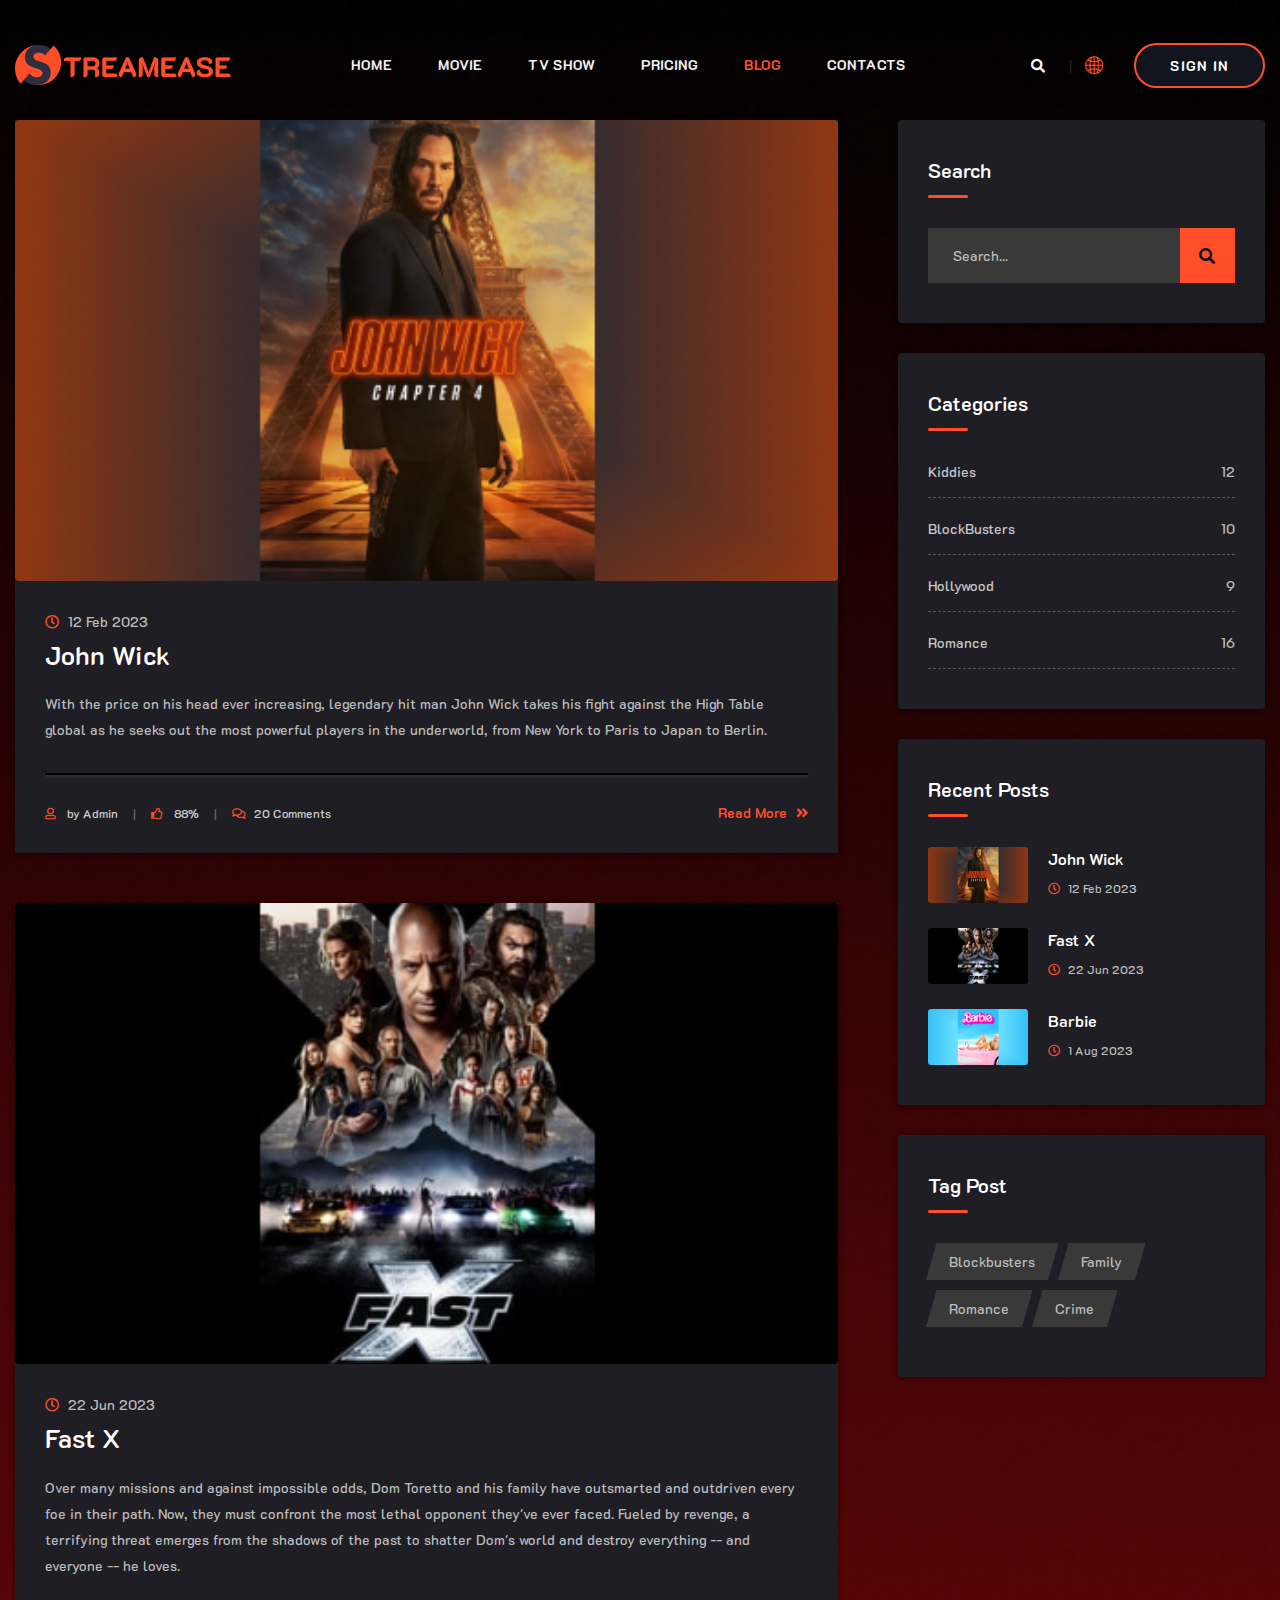
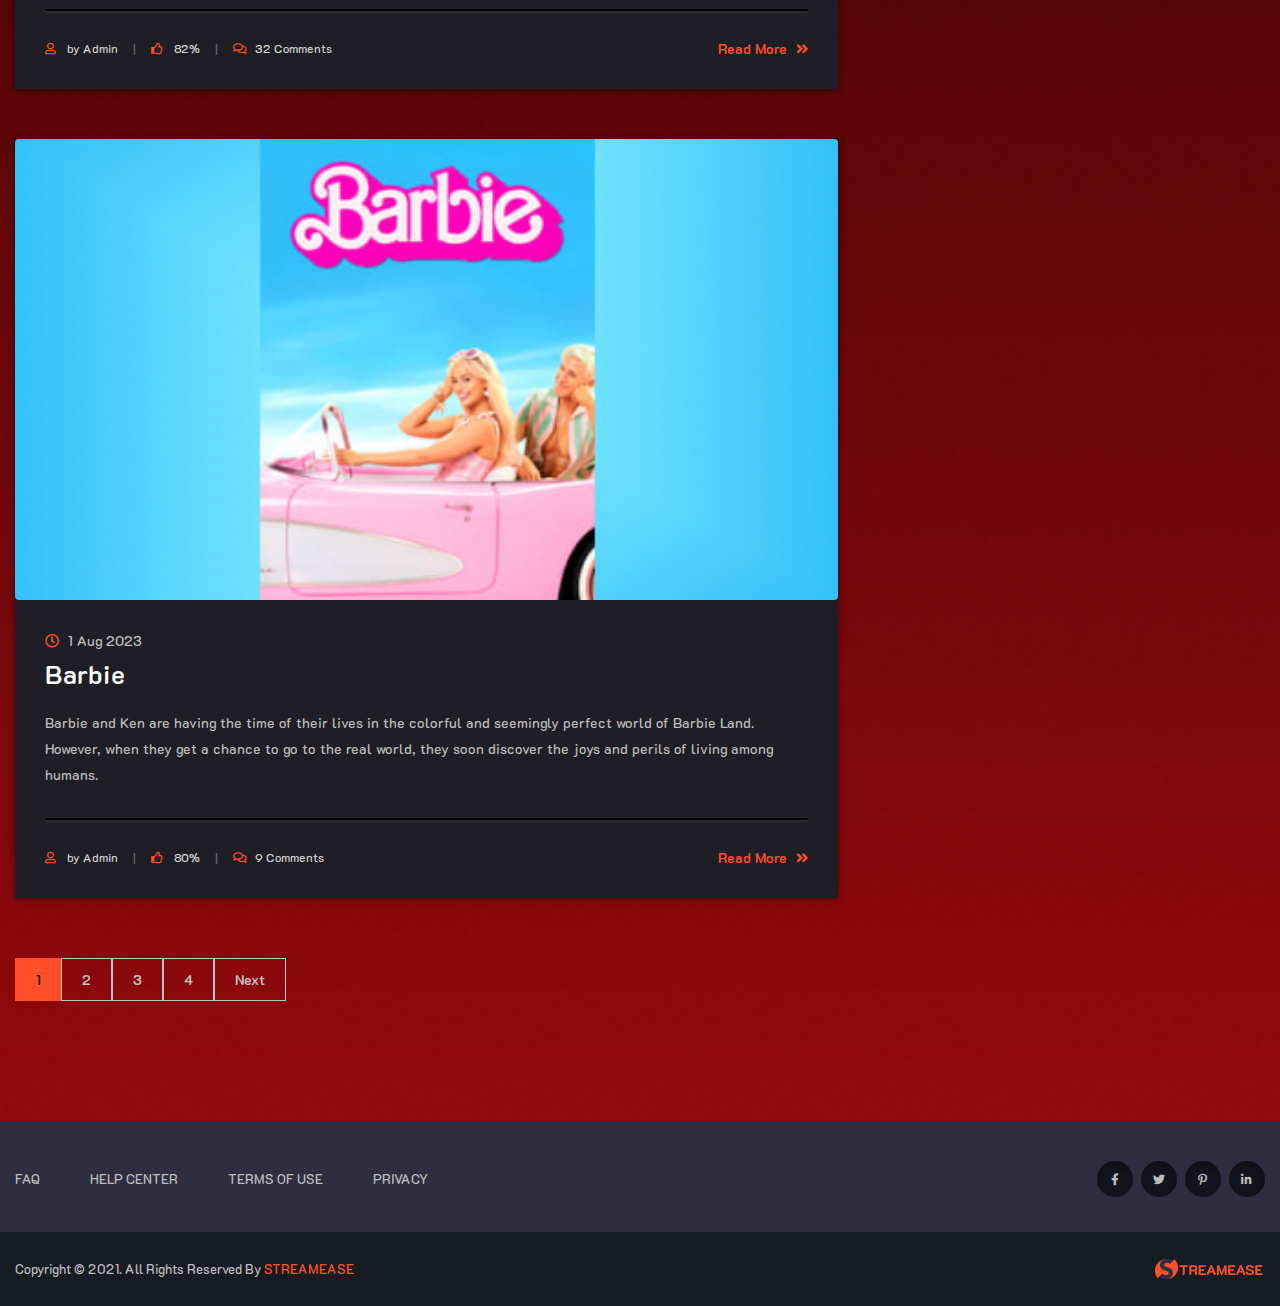
<file: blog.html>
<!doctype html>
<html class="no-js" lang="en">
    <head>
        <meta charset="utf-8">
        <meta http-equiv="x-ua-compatible" content="ie=edge">
        <title>StreamEase - Streaming made easy</title>
        <meta name="description" content="">
        <meta name="viewport" content="width=device-width, initial-scale=1">

		<link rel="shortcut icon" type="image/x-icon" href="img/favicon.png">

		<!-- CSS here -->
        <link rel="stylesheet" href="css/bootstrap.min.css">
        <link rel="stylesheet" href="css/animate.min.css">
        <link rel="stylesheet" href="css/magnific-popup.css">
        <link rel="stylesheet" href="css/fontawesome-all.min.css">
        <link rel="stylesheet" href="css/owl.carousel.min.css">
        <link rel="stylesheet" href="css/flaticon.css">
        <link rel="stylesheet" href="css/odometer.css">
        <link rel="stylesheet" href="css/aos.css">
        <link rel="stylesheet" href="css/slick.css">
        <link rel="stylesheet" href="css/default.css">
        <link rel="stylesheet" href="css/style.css">
        <link rel="stylesheet" href="css/responsive.css">
    </head>
    <body>

		<!-- Scroll-top -->
        <button class="scroll-top scroll-to-target" data-target="html">
            <i class="fas fa-angle-up"></i>
        </button>
        <!-- Scroll-top-end-->

        <!-- header-area -->
        <header>
            <div id="sticky-header" class="menu-area transparent-header">
                <div class="container custom-container">
                    <div class="row">
                        <div class="col-12">
                            <div class="mobile-nav-toggler"><i class="fas fa-bars"></i></div>
                            <div class="menu-wrap">
                                <nav class="menu-nav show">
                                    <div class="logo">
                                        <a href="index.html">
                                            <img src="img/logo/logo.png" alt="Logo">
                                        </a>
                                    </div>
                                    <div class="navbar-wrap main-menu d-none d-lg-flex">
                                        <ul class="navigation">
                                            <li class="menu-item-has-children"><a href="index.html">Home</a></li>
                                            <li class="menu-item-has-children"><a href="movie.html">Movie</a></li>
                                            <li><a href="tv-show.html">tv show</a></li>
                                            <li><a href="pricing.html">Pricing</a></li>
                                            <li class="active menu-item-has-children"><a href="blog.html">blog</a></li>
                                            <li><a href="contact.html">contacts</a></li>
                                        </ul>
                                    </div>
                                    <div class="header-action d-none d-md-block">
                                        <ul>
                                            <li class="header-search"><a href="#" data-toggle="modal" data-target="#search-modal"><i class="fas fa-search"></i></a></li>
                                            <li class="header-lang">
                                                <form action="#">
                                                    <div class="icon"><i class="flaticon-globe"></i></div>
                                                </form>
                                            </li>
                                            <li class="header-btn"><a href="#" class="btn">Sign In</a></li>
                                        </ul>
                                    </div>
                                </nav>
                            </div>

                            <!-- Mobile Menu  -->
                            <div class="mobile-menu">
                                <div class="close-btn"><i class="fas fa-times"></i></div>

                                <nav class="menu-box">
                                    <div class="nav-logo"><a href="index.html"><img src="img/logo/logo.png" alt="" title=""></a>
                                    </div>
                                    <div class="menu-outer">
                                    </div>
                                    <div class="social-links">
                                        <ul class="clearfix">
                                            <li><a href="#"><span class="fab fa-twitter"></span></a></li>
                                            <li><a href="#"><span class="fab fa-facebook-square"></span></a></li>
                                            <li><a href="#"><span class="fab fa-pinterest-p"></span></a></li>
                                            <li><a href="#"><span class="fab fa-instagram"></span></a></li>
                                            <li><a href="#"><span class="fab fa-youtube"></span></a></li>
                                        </ul>
                                    </div>
                                </nav>
                            </div>
                            <div class="menu-backdrop"></div>
                            <!-- End Mobile Menu -->

                            <!-- Modal Search -->
                            <div class="modal fade" id="search-modal" tabindex="-1" role="dialog" aria-hidden="true">
                                <div class="modal-dialog" role="document">
                                    <div class="modal-content">
                                        <form>
                                            <input type="text" placeholder="Search here...">
                                            <button><i class="fas fa-search"></i></button>
                                        </form>
                                    </div>
                                </div>
                            </div>
                            <!-- Modal Search-end -->

                        </div>
                    </div>
                </div>
            </div>
        </header>
        <!-- header-area-end -->


        <!-- main-area -->
        <main>
            <!-- blog-area -->
            <section class="blog-area blog-bg" data-background="img/bg/pricing_bg.jpg">
                <div class="container">
                    <div class="row">
                        <div class="col-lg-8">
                            <div class="blog-post-item">
                                <div class="blog-post-thumb">
                                    <a href="blog-details.html"><img src="img/blog/blog_thumb01.jpg" style="width: 100%;"></a>
                                </div>
                                <div class="blog-post-content">
                                    <span class="date"><i class="far fa-clock"></i> 12 Feb 2023</span>
                                    <h2 class="title"><a href="blog-details.html">John Wick</a></h2>
                                    <p>With the price on his head ever increasing, 
                                        legendary hit man John Wick takes his fight against the High Table global 
                                        as he seeks out the most powerful players in the underworld, 
                                        from New York to Paris to Japan to Berlin.
                                    </p>
                                    <div class="blog-post-meta">
                                        <ul>
                                            <li><i class="far fa-user"></i> by <a href="#">Admin</a></li>
                                            <li><i class="far fa-thumbs-up"></i> 88%</li>
                                            <li><i class="far fa-comments"></i><a href="#">20 Comments</a></li>
                                        </ul>
                                        <div class="read-more">
                                            <a href="blog-details.html">Read More <i class="fas fa-angle-double-right"></i></a>
                                        </div>
                                    </div>
                                </div>
                            </div>
                            <div class="blog-post-item">
                                <div class="blog-post-thumb">
                                    <a href="blog-details2.html"><img src="img/blog/blog_thumb02.jpg" style="width: 100%;"></a>
                                </div>
                                <div class="blog-post-content">
                                    <span class="date"><i class="far fa-clock"></i> 22 Jun 2023</span>
                                    <h2 class="title"><a href="blog-details2.html">Fast X</a></h2>
                                    <p>Over many missions and against impossible odds, Dom Toretto and his family have outsmarted 
                                        and outdriven every foe in their path. Now, they must confront the most lethal opponent they've ever faced. 
                                        Fueled by revenge, a terrifying threat emerges 
                                        from the shadows of the past to shatter Dom's world and destroy everything -- and everyone -- he loves.
                                    </p>
                                    <div class="blog-post-meta">
                                        <ul>
                                            <li><i class="far fa-user"></i> by <a href="#">Admin</a></li>
                                            <li><i class="far fa-thumbs-up"></i> 82%</li>
                                            <li><i class="far fa-comments"></i><a href="#">32 Comments</a></li>
                                        </ul>
                                        <div class="read-more">
                                            <a href="blog-details2.html">Read More <i class="fas fa-angle-double-right"></i></a>
                                        </div>
                                    </div>
                                </div>
                            </div>
                            <div class="blog-post-item">
                                <div class="blog-post-thumb">
                                    <a href="blog-details3.html"><img src="img/blog/blog_thumb03.jpg" style="width: 100%;"></a>
                                </div>
                                <div class="blog-post-content">
                                    <span class="date"><i class="far fa-clock"></i> 1 Aug 2023</span>
                                    <h2 class="title"><a href="blog-details3.html">Barbie</a></h2>
                                    <p>Barbie and Ken are having the time of their lives in the colorful and seemingly perfect world of Barbie Land. 
                                        However, when they get a chance to go to the real world, 
                                        they soon discover the joys and perils of living among humans.
                                    </p>
                                    <div class="blog-post-meta">
                                        <ul>
                                            <li><i class="far fa-user"></i> by <a href="#">Admin</a></li>
                                            <li><i class="far fa-thumbs-up"></i> 80%</li>
                                            <li><i class="far fa-comments"></i><a href="#">9 Comments</a></li>
                                        </ul>
                                        <div class="read-more">
                                            <a href="blog-details3.html">Read More <i class="fas fa-angle-double-right"></i></a>
                                        </div>
                                    </div>
                                </div>
                            </div>
                            <div class="pagination-wrap mt-60">
                                <nav>
                                    <ul>
                                        <li class="active"><a href="#">1</a></li>
                                        <li><a href="#">2</a></li>
                                        <li><a href="#">3</a></li>
                                        <li><a href="#">4</a></li>
                                        <li><a href="#">Next</a></li>
                                    </ul>
                                </nav>
                            </div>
                        </div>
                        <div class="col-lg-4">
                            <aside class="blog-sidebar">
                                <div class="widget blog-widget">
                                    <div class="widget-title mb-30">
                                        <h5 class="title">Search</h5>
                                    </div>
                                    <form action="#" class="sidebar-search">
                                        <input type="text" placeholder="Search...">
                                        <button><i class="fas fa-search"></i></button>
                                    </form>
                                </div>
                                <div class="widget blog-widget">
                                    <div class="widget-title mb-30">
                                        <h5 class="title">Categories</h5>
                                    </div>
                                    <div class="sidebar-cat">
                                        <ul>
                                            <li><a href="#">Kiddies</a> <span>12</span></li>
                                            <li><a href="#">BlockBusters</a> <span>10</span></li>
                                            <li><a href="#">Hollywood</a> <span>9</span></li>
                                            <li><a href="#">Romance</a> <span>16</span></li>
                                        </ul>
                                    </div>
                                </div>
                                <div class="widget blog-widget">
                                    <div class="widget-title mb-30">
                                        <h5 class="title">Recent Posts</h5>
                                    </div>
                                    <div class="rc-post">
                                        <ul>
                                            <li class="rc-post-item">
                                                <div class="thumb">
                                                    <a href="blog-details.html"><img src="img/blog/blog_thumb01.jpg" style="width: 100%;"></a>
                                                </div>
                                                <div class="content">
                                                    <h5 class="title"><a href="blog-details.html">John Wick</a></h5>
                                                    <span class="date"><i class="far fa-clock"></i> 12 Feb 2023</span>
                                                </div>
                                            </li>
                                            <li class="rc-post-item">
                                                <div class="thumb">
                                                    <a href="blog-details2.html"><img src="img/blog/blog_thumb02.jpg" style="width: 100%;"></a>
                                                </div>
                                                <div class="content">
                                                    <h5 class="title"><a href="blog-details2.html">Fast X</a></h5>
                                                    <span class="date"><i class="far fa-clock"></i> 22 Jun 2023</span>
                                                </div>
                                            </li>
                                            <li class="rc-post-item">
                                                <div class="thumb">
                                                    <a href="blog-details3.html"><img src="img/blog/blog_thumb03.jpg" style="width: 100%;"></a>
                                                </div>
                                                <div class="content">
                                                    <h5 class="title"><a href="blog-details3.html">Barbie</a></h5>
                                                    <span class="date"><i class="far fa-clock"></i> 1 Aug 2023</span>
                                                </div>
                                            </li>
                                        </ul>
                                    </div>
                                </div>
                                <div class="widget blog-widget">
                                    <div class="widget-title mb-30">
                                        <h5 class="title">Tag Post</h5>
                                    </div>
                                    <div class="tag-list">
                                        <ul>
                                            <li><a href="#">Blockbusters</a></li>
                                            <li><a href="#">Family</a></li>
                                            <li><a href="#">Romance</a></li>
                                            <li><a href="#">Crime</a></li>
                                        </ul>
                                    </div>
                                </div>
                            </aside>
                        </div>
                    </div>
                </div>
            </section>
            <!-- blog-area-end -->
        </main>
        <!-- main-area-end -->


        <!-- footer-area -->
        <footer>
            <div class="footer-top-wrap">
                <div class="container">
                
                    <div class="footer-quick-link-wrap">
                        <div class="row align-items-center">
                            <div class="col-md-7">
                                <div class="quick-link-list">
                                    <ul>
                                        <li><a href="#">FAQ</a></li>
                                        <li><a href="#">Help Center</a></li>
                                        <li><a href="#">Terms of Use</a></li>
                                        <li><a href="#">Privacy</a></li>
                                    </ul>
                                </div>
                            </div>
                            <div class="col-md-5">
                                <div class="footer-social">
                                    <ul>
                                        <li><a href="#"><i class="fab fa-facebook-f"></i></a></li>
                                        <li><a href="#"><i class="fab fa-twitter"></i></a></li>
                                        <li><a href="#"><i class="fab fa-pinterest-p"></i></a></li>
                                        <li><a href="#"><i class="fab fa-linkedin-in"></i></a></li>
                                    </ul>
                                </div>
                            </div>
                        </div>
                    </div>
                </div>
            </div>
            <div class="copyright-wrap">
                <div class="container">
                    <div class="row">
                        <div class="col-lg-6 col-md-6">
                            <div class="copyright-text">
                                <p>Copyright &copy; 2021. All Rights Reserved By <a href="index.html">STREAMEASE</a></p>
                            </div>
                        </div>
                        <div class="col-lg-6 col-md-6">
                            <div class="payment-method-img text-center text-md-right">
                                <img src="img/logo/logo.png" alt="img" style="height: 20px;">
                            </div>
                        </div>
                    </div>
                </div>
            </div>
        </footer>
        <!-- footer-area-end -->





		<!-- JS here -->
        <script src="js/vendor/jquery-3.6.0.min.js"></script>
        <script src="js/popper.min.js"></script>
        <script src="js/bootstrap.min.js"></script>
        <script src="js/isotope.pkgd.min.js"></script>
        <script src="js/imagesloaded.pkgd.min.js"></script>
        <script src="js/jquery.magnific-popup.min.js"></script>
        <script src="js/owl.carousel.min.js"></script>
        <script src="js/jquery.odometer.min.js"></script>
        <script src="js/jquery.appear.js"></script>
        <script src="js/slick.min.js"></script>
        <script src="js/ajax-form.js"></script>
        <script src="js/wow.min.js"></script>
        <script src="js/aos.js"></script>
        <script src="js/plugins.js"></script>
        <script src="js/main.js"></script>
    </body>

<!-- Mirrored from themebeyond.com/html/movflx/blog.html by HTTrack Website Copier/3.x [XR&CO'2014], Wed, 09 Aug 2023 14:12:36 GMT -->
</html>
</file>
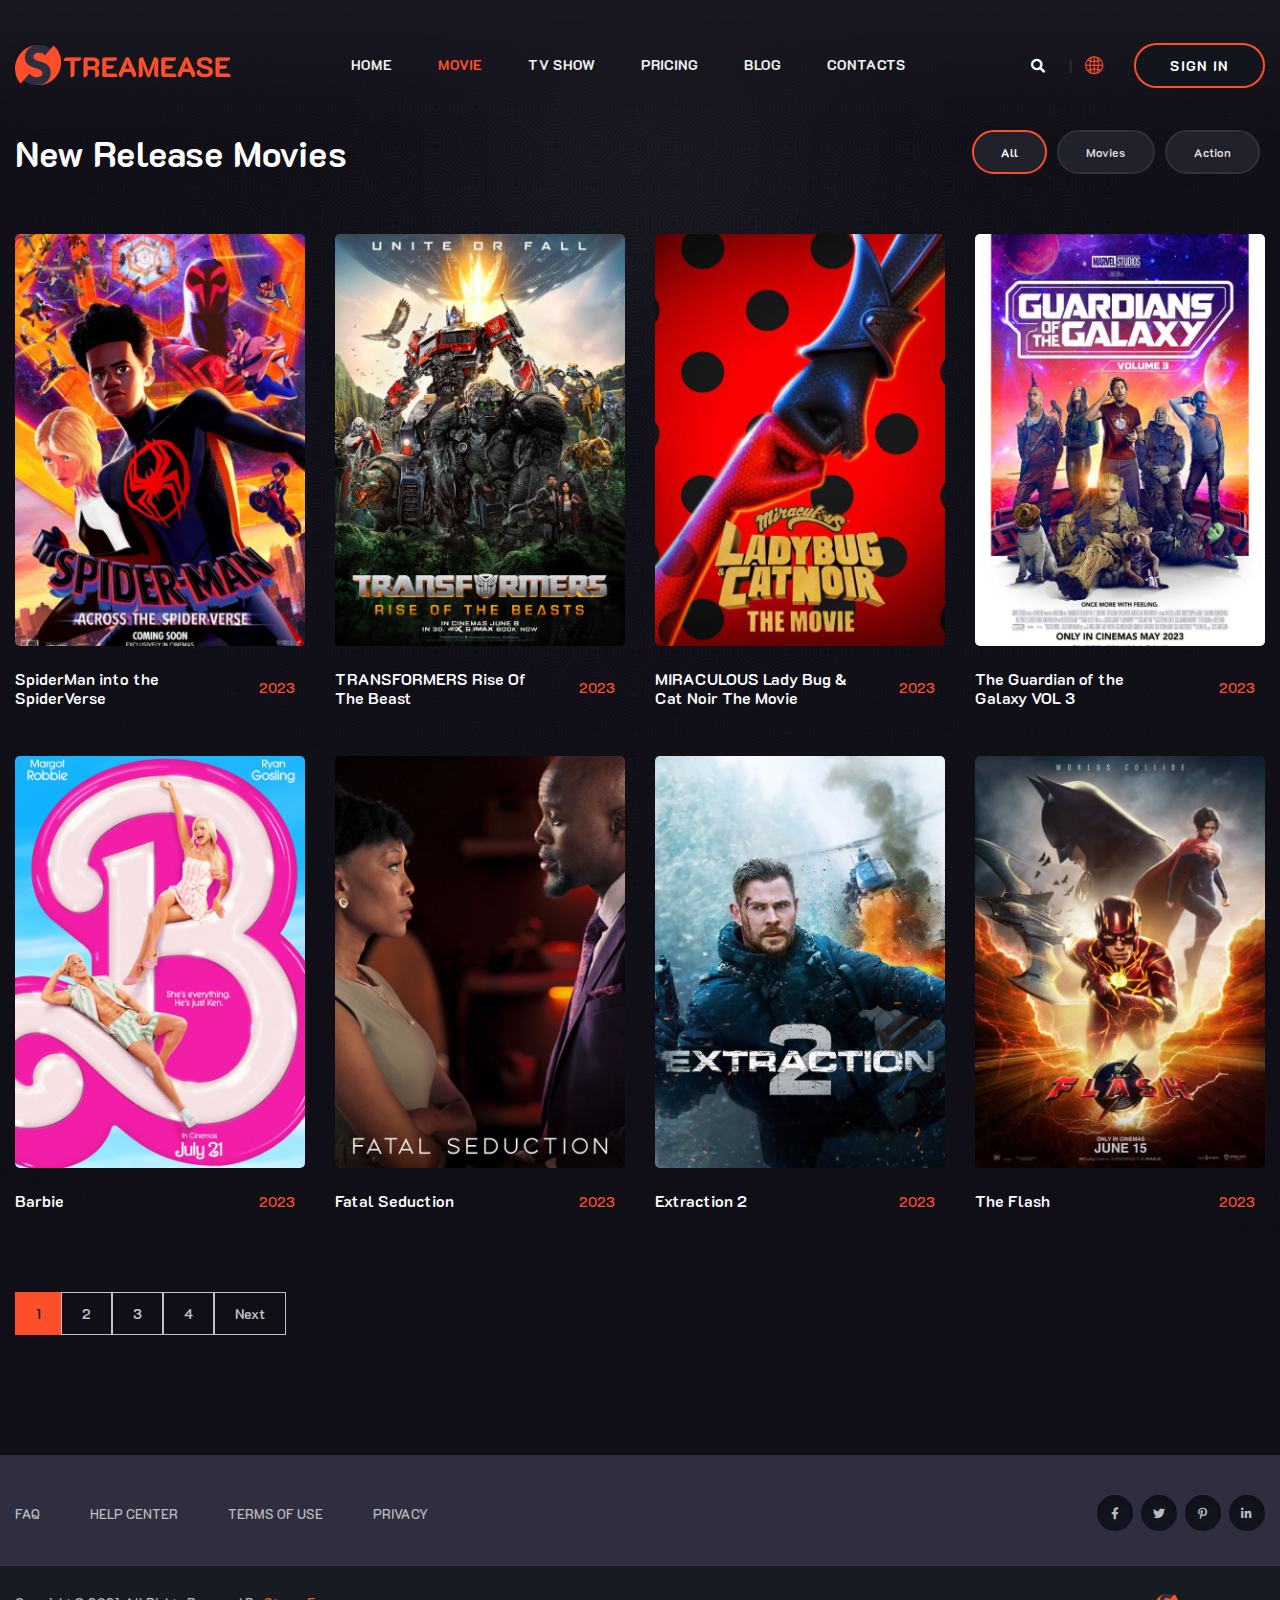
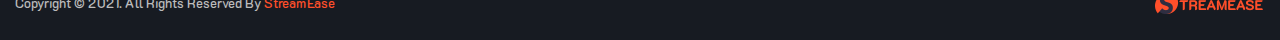
<file: movie.html>
<!doctype html>
<html class="no-js" lang="">
    
<!-- Mirrored from themebeyond.com/html/movflx/movie.html by HTTrack Website Copier/3.x [XR&CO'2014], Wed, 09 Aug 2023 14:12:32 GMT -->
<head>
        <meta charset="utf-8">
        <meta http-equiv="x-ua-compatible" content="ie=edge">
        <title>StreamEase - Streaming made easy</title>
        <meta name="description" content="">
        <meta name="viewport" content="width=device-width, initial-scale=1">

		<link rel="shortcut icon" type="image/x-icon" href="img/favicon.png">
        <!-- Place favicon.ico in the root directory -->

		<!-- CSS here -->
        <link rel="stylesheet" href="css/bootstrap.min.css">
        <link rel="stylesheet" href="css/animate.min.css">
        <link rel="stylesheet" href="css/magnific-popup.css">
        <link rel="stylesheet" href="css/fontawesome-all.min.css">
        <link rel="stylesheet" href="css/owl.carousel.min.css">
        <link rel="stylesheet" href="css/flaticon.css">
        <link rel="stylesheet" href="css/odometer.css">
        <link rel="stylesheet" href="css/aos.css">
        <link rel="stylesheet" href="css/slick.css">
        <link rel="stylesheet" href="css/default.css">
        <link rel="stylesheet" href="css/style.css">
        <link rel="stylesheet" href="css/responsive.css">
    </head>
    <body>

    

		<!-- Scroll-top -->
        <button class="scroll-top scroll-to-target" data-target="html">
            <i class="fas fa-angle-up"></i>
        </button>
        <!-- Scroll-top-end-->

        <!-- header-area -->
        <header>
            <div id="sticky-header" class="menu-area transparent-header">
                <div class="container custom-container">
                    <div class="row">
                        <div class="col-12">
                            <div class="mobile-nav-toggler"><i class="fas fa-bars"></i></div>
                            <div class="menu-wrap">
                                <nav class="menu-nav show">
                                    <div class="logo">
                                        <a href="index.html">
                                            <img src="img/logo/logo.png" alt="Logo">
                                        </a>
                                    </div>
                                    <div class="navbar-wrap main-menu d-none d-lg-flex">
                                        <ul class="navigation">
                                            <li><a href="index.html">Home</a></li>
                                            <li class="active"><a href="movie.html">Movie</a></li>
                                            <li><a href="tv-show.html">tv show</a></li>
                                            <li><a href="pricing.html">Pricing</a></li>
                                            <li><a href="blog.html">blog</a> </li>
                                            <li><a href="contact.html">contacts</a></li>
                                        </ul>
                                    </div>
                                    <div class="header-action d-none d-md-block">
                                        <ul>
                                            <li class="header-search"><a href="#" data-toggle="modal" data-target="#search-modal"><i class="fas fa-search"></i></a></li>
                                            <li class="header-lang">
                                                <form action="#">
                                                    <div class="icon"><i class="flaticon-globe"></i></div>
                    
                                                </form>
                                            </li>
                                            <li class="header-btn"><a href="sign-in.html" class="btn">Sign In</a></li>
                                        </ul>
                                    </div>
                                </nav>
                            </div>

                            <!-- Mobile Menu  -->
                            <div class="mobile-menu">
                                <div class="close-btn"><i class="fas fa-times"></i></div>

                                <nav class="menu-box">
                                    <div class="nav-logo"><a href="index.html"><img src="img/logo/logo.png" alt="" title=""></a>
                                    </div>
                                    <div class="menu-outer">
                                    </div>
                                    <div class="social-links">
                                        <ul class="clearfix">
                                            <li><a href="#"><span class="fab fa-twitter"></span></a></li>
                                            <li><a href="#"><span class="fab fa-facebook-square"></span></a></li>
                                            <li><a href="#"><span class="fab fa-pinterest-p"></span></a></li>
                                            <li><a href="#"><span class="fab fa-instagram"></span></a></li>
                                            <li><a href="#"><span class="fab fa-youtube"></span></a></li>
                                        </ul>
                                    </div>
                                </nav>
                            </div>
                            <div class="menu-backdrop"></div>
                            <!-- End Mobile Menu -->

                            <!-- Modal Search -->
                            <div class="modal fade" id="search-modal" tabindex="-1" role="dialog" aria-hidden="true">
                                <div class="modal-dialog" role="document">
                                    <div class="modal-content">
                                        <form>
                                            <input type="text" placeholder="Search here...">
                                            <button><i class="fas fa-search"></i></button>
                                        </form>
                                    </div>
                                </div>
                            </div>
                            <!-- Modal Search-end -->

                        </div>
                    </div>
                </div>
            </div>
        </header>
        <!-- header-area-end -->


        <!-- main-area -->
        <main>
            <!-- movie-area -->
            <section class="movie-area movie-bg" data-background="img/bg/movie_bg.jpg">
                <div class="container">
                    <div class="row align-items-end mb-60">
                        <div class="col-lg-6">
                            <div class="section-title text-center text-lg-left">
                                <h2 class="title">New Release Movies</h2>
                            </div>
                        </div>
                        <div class="col-lg-6">
                            <div class="movie-page-meta">
                                <div class="tr-movie-menu-active text-center">
                                    <button class="active" data-filter="*">All</button>
                                    <button class="" data-filter=".cat-one">Movies</button>
                                    <button class="" data-filter=".cat-two">Action</button>
                                </div>
                            </div>
                        </div>
                    </div>
                    <div class="row tr-movie-active">
                        <div class="col-xl-3 col-lg-4 col-sm-6 grid-item grid-sizer cat-two">
                            <div class="movie-item movie-item-three mb-50">
                                <div class="movie-poster">
                                    <img src="img/poster/ucm_poster02.jpg" alt="">
                                    <ul class="overlay-btn">
                                        <li class="rating">
                                            <i class="fas fa-star"></i>
                                            <i class="fas fa-star"></i>
                                            <i class="fas fa-star"></i>
                                            <i class="fas fa-star"></i>
                                            <i class="fas fa-star"></i>
                                        </li>
                                        <li><a href="https://www.youtube.com/watch?v=shW9i6k8cB0" class="popup-video btn">Watch Now</a></li>                                     
                                    </ul>
                                </div>
                                <div class="movie-content">
                                    <div class="top">
                                        <h5 class="title"><a href="https://www.youtube.com/watch?v=shW9i6k8cB0" class="popup-video">SpiderMan into the SpiderVerse</a></h5>
                                        <span class="date">2023</span>
                                    </div>
                                  
                                </div>
                            </div>
                        </div>
                        <div class="col-xl-3 col-lg-4 col-sm-6 grid-item grid-sizer cat-one">
                            <div class="movie-item movie-item-three mb-50">
                                <div class="movie-poster">
                                    <img src="img/poster/ucm_poster01.jpg" alt="">
                                    <ul class="overlay-btn">
                                        <li class="rating">
                                            <i class="fas fa-star"></i>
                                            <i class="fas fa-star"></i>
                                            <i class="fas fa-star"></i>
                                            <i class="fas fa-star"></i>
                                            <i class="fas fa-star"></i>
                                        </li>
                                        <li><a href="https://www.youtube.com/watch?v=itnqEauWQZM" class="popup-video btn">Watch Now</a></li>
                                    </ul>
                                </div>
                                <div class="movie-content">
                                    <div class="top">
                                        <h5 class="title"><a href="https://www.youtube.com/watch?v=itnqEauWQZM" class="popup-video">TRANSFORMERS Rise Of The Beast</a></h5>
                                        <span class="date">2023</span>
                                    </div>
                                
                                </div>
                            </div>
                        </div>
                        <div class="col-xl-3 col-lg-4 col-sm-6 grid-item grid-sizer cat-two">
                            <div class="movie-item movie-item-three mb-50">
                                <div class="movie-poster">
                                    <img src="img/poster/ucm_poster03.jpg" alt="">
                                    <ul class="overlay-btn">
                                        <li class="rating">
                                            <i class="fas fa-star"></i>
                                            <i class="fas fa-star"></i>
                                            <i class="fas fa-star"></i>
                                            <i class="fas fa-star"></i>
                                            <i class="fas fa-star"></i>
                                        </li>
                                        <li><a href="https://www.youtube.com/watch?v=3fzFvZToh8o" class="popup-video btn">Watch Now</a></li>
                                    </ul>
                                </div>
                                <div class="movie-content">
                                    <div class="top">
                                        <h5 class="title"><a href="https://www.youtube.com/watch?v=3fzFvZToh8o" class="popup-video"></a>MIRACULOUS Lady Bug & Cat Noir The Movie</a></h5>
                                        <span class="date">2023</span>
                                    </div>
                                  
                                </div>
                            </div>
                        </div>
                        <div class="col-xl-3 col-lg-4 col-sm-6 grid-item grid-sizer cat-one">
                            <div class="movie-item movie-item-three mb-50">
                                <div class="movie-poster">
                                    <img src="img/poster/ucm_poster04.jpg" alt="">
                                    <ul class="overlay-btn">
                                        <li class="rating">
                                            <i class="fas fa-star"></i>
                                            <i class="fas fa-star"></i>
                                            <i class="fas fa-star"></i>
                                            <i class="fas fa-star"></i>
                                            <i class="fas fa-star"></i>
                                        </li>
                                        <li><a href="https://www.youtube.com/watch?v=u3V5KDHRQvk" class="popup-video btn">Watch Now</a></li>
                                    </ul>
                                </div>
                                <div class="movie-content">
                                    <div class="top">
                                        <h5 class="title"><a href="https://www.youtube.com/watch?v=u3V5KDHRQvk" class="popup-video"></a>The Guardian of the Galaxy VOL 3</a></h5>
                                        <span class="date">2023</span>
                                    </div>
                                
                                </div>
                            </div>
                        </div>
                        <div class="col-xl-3 col-lg-4 col-sm-6 grid-item grid-sizer cat-two">
                            <div class="movie-item movie-item-three mb-50">
                                <div class="movie-poster">
                                    <img src="img/poster/ucm_poster05.jpg" alt="">
                                    <ul class="overlay-btn">
                                        <li class="rating">
                                            <i class="fas fa-star"></i>
                                            <i class="fas fa-star"></i>
                                            <i class="fas fa-star"></i>
                                            <i class="fas fa-star"></i>
                                            <i class="fas fa-star"></i>
                                        </li>
                                        <li><a href="https://www.youtube.com/watch?v=pBk4NYhWNMM" class="popup-video btn">Watch Now</a></li>
                                    </ul>
                                </div>
                                <div class="movie-content">
                                    <div class="top">
                                        <h5 class="title"><a href="https://www.youtube.com/watch?v=pBk4NYhWNMM" class="popup-video"></a>Barbie</a></h5>
                                        <span class="date">2023</span>
                                    </div>
                                    
                                </div>
                            </div>
                        </div>
                        <div class="col-xl-3 col-lg-4 col-sm-6 grid-item grid-sizer cat-one cat-two">
                            <div class="movie-item movie-item-three mb-50">
                                <div class="movie-poster">
                                    <img src="img/poster/ucm_poster06.jpg" alt="">
                                    <ul class="overlay-btn">
                                        <li class="rating">
                                            <i class="fas fa-star"></i>
                                            <i class="fas fa-star"></i>
                                            <i class="fas fa-star"></i>
                                            <i class="fas fa-star"></i>
                                            <i class="fas fa-star"></i>
                                        </li>
                                        <li><a href="https://www.youtube.com/watch?v=6Dpi7CZHY84" class="popup-video btn">Watch Now</a></li>
                                    </ul>
                                </div>
                                <div class="movie-content">
                                    <div class="top">
                                        <h5 class="title"><a href="https://www.youtube.com/watch?v=6Dpi7CZHY84" class="popup-video">Fatal Seduction</a></h5>
                                        <span class="date">2023</span>
                                    </div>
                                </div>
                            </div>
                        </div>
                        <div class="col-xl-3 col-lg-4 col-sm-6 grid-item grid-sizer cat-one">
                            <div class="movie-item movie-item-three mb-50">
                                <div class="movie-poster">
                                    <img src="img/poster/ucm_poster07.jpg" alt="">
                                    <ul class="overlay-btn">
                                        <li class="rating">
                                            <i class="fas fa-star"></i>
                                            <i class="fas fa-star"></i>
                                            <i class="fas fa-star"></i>
                                            <i class="fas fa-star"></i>
                                            <i class="fas fa-star"></i>
                                        </li>
                                        <li><a href="https://www.youtube.com/watch?v=Y274jZs5s7s" class="popup-video btn">Watch Now</a></li>
                                    </ul>
                                </div>
                                <div class="movie-content">
                                    <div class="top">
                                        <h5 class="title"><a href="https://www.youtube.com/watch?v=Y274jZs5s7s" class="popup-video">Extraction 2</a></h5>
                                        <span class="date">2023</span>
                                    </div>
                                  
                                </div>
                            </div>
                        </div>
                        <div class="col-xl-3 col-lg-4 col-sm-6 grid-item grid-sizer cat-one cat-two">
                            <div class="movie-item movie-item-three mb-50">
                                <div class="movie-poster">
                                    <img src="img/poster/ucm_poster08.jpg" alt="">
                                    <ul class="overlay-btn">
                                        <li class="rating">
                                            <i class="fas fa-star"></i>
                                            <i class="fas fa-star"></i>
                                            <i class="fas fa-star"></i>
                                            <i class="fas fa-star"></i>
                                            <i class="fas fa-star"></i>
                                        </li>
                                        <li><a href="https://www.youtube.com/watch?v=hebWYacbdvc" class="popup-video btn">Watch Now</a></li>
                                    </ul>
                                </div>
                                <div class="movie-content">
                                    <div class="top">
                                        <h5 class="title"><a href="https://www.youtube.com/watch?v=hebWYacbdvc" class="popup-video">The Flash</a></h5>
                                        <span class="date">2023</span>
                                    </div>
                                </div>
                            </div>
                        </div>
                    </div>
                    <div class="row">
                        <div class="col-12">
                            <div class="pagination-wrap mt-30">
                                <nav>
                                    <ul>
                                        <li class="active"><a href="#">1</a></li>
                                        <li><a href="#">2</a></li>
                                        <li><a href="#">3</a></li>
                                        <li><a href="#">4</a></li>
                                        <li><a href="#">Next</a></li>
                                    </ul>
                                </nav>
                            </div>
                        </div>
                    </div>
                </div>
            </section>
            <!-- movie-area-end -->


        </main>
        <!-- main-area-end -->


        <!-- footer-area -->
        <footer>
            <div class="footer-top-wrap">
                <div class="container">
                   
                    <div class="footer-quick-link-wrap">
                        <div class="row align-items-center">
                            <div class="col-md-7">
                                <div class="quick-link-list">
                                    <ul>
                                        <li><a href="#">FAQ</a></li>
                                        <li><a href="#">Help Center</a></li>
                                        <li><a href="#">Terms of Use</a></li>
                                        <li><a href="#">Privacy</a></li>
                                    </ul>
                                </div>
                            </div>
                            <div class="col-md-5">
                                <div class="footer-social">
                                    <ul>
                                        <li><a href="#"><i class="fab fa-facebook-f"></i></a></li>
                                        <li><a href="#"><i class="fab fa-twitter"></i></a></li>
                                        <li><a href="#"><i class="fab fa-pinterest-p"></i></a></li>
                                        <li><a href="#"><i class="fab fa-linkedin-in"></i></a></li>
                                    </ul>
                                </div>
                            </div>
                        </div>
                    </div>
                </div>
            </div>
            <div class="copyright-wrap">
                <div class="container">
                    <div class="row">
                        <div class="col-lg-6 col-md-6">
                            <div class="copyright-text">
                                <p>Copyright &copy; 2021. All Rights Reserved By <a href="index.html">StreamEase</a></p>
                            </div>
                        </div>
                        <div class="col-lg-6 col-md-6">
                            <div class="payment-method-img text-center text-md-right">
                                <img src="img/logo/logo.png" alt="img" style="height: 20px;">
                            </div>
                        </div>
                    </div>
                </div>
            </div>
        </footer>
        <!-- footer-area-end -->

        <style>
            /* .popup {
                display: none;
                position: fixed;
                top: 50%;
                left: 50%;
                transform: translate(-50%, -50%);
                background-color: white;
                padding: 20px;
                border: 2px solid #ccc;
                z-index: 1000;
            } */

            /* .close-popup {
                position: absolute;
                top: 10px;
                right: 10px;
            } */

            .overlay {
                display: none;
                position: fixed;
                top: 0;
                left: 0;
                width: 100%;
                height: 100%;
                background-color: rgba(0, 0, 0, 0.5);
                z-index: 999;
            }

        </style>




		<!-- JS here -->
        <script src="js/vendor/jquery-3.6.0.min.js"></script>
        <script src="js/popper.min.js"></script>
        <script src="js/bootstrap.min.js"></script>
        <script src="js/isotope.pkgd.min.js"></script>
        <script src="js/imagesloaded.pkgd.min.js"></script>
        <script src="js/jquery.magnific-popup.min.js"></script>
        <script src="js/owl.carousel.min.js"></script>
        <script src="js/jquery.odometer.min.js"></script>
        <script src="js/jquery.appear.js"></script>
        <script src="js/slick.min.js"></script>
        <script src="js/ajax-form.js"></script>
        <script src="js/wow.min.js"></script>
        <script src="js/aos.js"></script>
        <script src="js/plugins.js"></script>
        <script src="js/main.js"></script>
    </body>

    <!-- <script>
        const popupVideoLinks = document.querySelectorAll('.popup-video');
        const videoPopup = document.getElementById('video-popup');
        const closePopupButton = videoPopup.querySelector('.close-popup');
        const overlay = document.createElement('div');
        overlay.classList.add('overlay');
        document.body.appendChild(overlay);

        popupVideoLinks.forEach(link => {
            link.addEventListener('click', (e) => {
                e.preventDefault();
                const videoSrc = link.getAttribute('href');
                const iframe = videoPopup.querySelector('iframe');
                iframe.src = videoSrc;
                videoPopup.style.display = 'block';
                overlay.style.display = 'block';
            });
        });

        closePopupButton.addEventListener('click', () => {
            videoPopup.style.display = 'none';
            overlay.style.display = 'none';
            const iframe = videoPopup.querySelector('iframe');
            iframe.src = ''; // Clear the video source when the popup is closed
        });

        overlay.addEventListener('click', () => {
            videoPopup.style.display = 'none';
            overlay.style.display = 'none';
            const iframe = videoPopup.querySelector('iframe');
            iframe.src = ''; // Clear the video source when the overlay is clicked
        });

    </script> -->
</html>
</file>
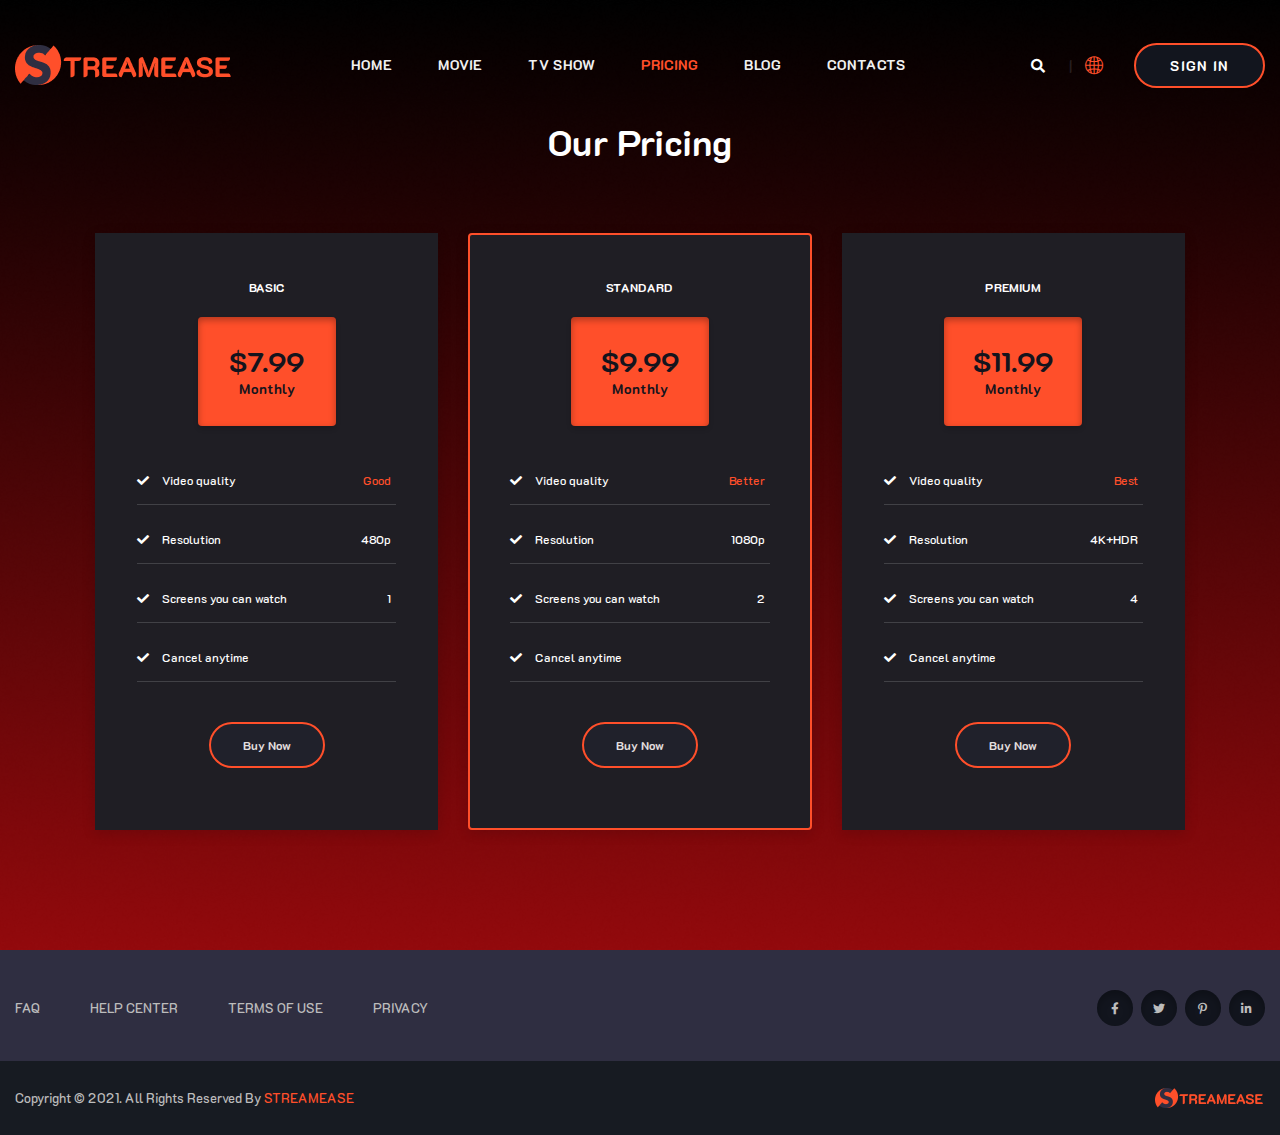
<file: pricing.html>
<!doctype html>
<html class="no-js" lang="">
    
<head>
        <meta charset="utf-8">
        <meta http-equiv="x-ua-compatible" content="ie=edge">
        <title>StreamEase - Streaming made easy</title>
        <meta name="description" content="">
        <meta name="viewport" content="width=device-width, initial-scale=1">

		<link rel="shortcut icon" type="image/x-icon" href="img/favicon.png">

		<!-- CSS here -->
        <link rel="stylesheet" href="css/bootstrap.min.css">
        <link rel="stylesheet" href="css/animate.min.css">
        <link rel="stylesheet" href="css/magnific-popup.css">
        <link rel="stylesheet" href="css/fontawesome-all.min.css">
        <link rel="stylesheet" href="css/owl.carousel.min.css">
        <link rel="stylesheet" href="css/flaticon.css">
        <link rel="stylesheet" href="css/odometer.css">
        <link rel="stylesheet" href="css/aos.css">
        <link rel="stylesheet" href="css/slick.css">
        <link rel="stylesheet" href="css/default.css">
        <link rel="stylesheet" href="css/style.css">
        <link rel="stylesheet" href="css/responsive.css">
    </head>
    <body>
		<!-- Scroll-top -->
        <button class="scroll-top scroll-to-target" data-target="html">
            <i class="fas fa-angle-up"></i>
        </button>
        <!-- Scroll-top-end-->

        <!-- header-area -->
        <header>
            <div id="sticky-header" class="menu-area transparent-header">
                <div class="container custom-container">
                    <div class="row">
                        <div class="col-12">
                            <div class="mobile-nav-toggler"><i class="fas fa-bars"></i></div>
                            <div class="menu-wrap">
                                <nav class="menu-nav show">
                                    <div class="logo">
                                        <a href="index.html">
                                            <img src="img/logo/logo.png" alt="Logo">
                                        </a>
                                    </div>
                                    <div class="navbar-wrap main-menu d-none d-lg-flex">
                                        <ul class="navigation">
                                            <li><a href="index.html">Home</a></li>
                                            <li><a href="movie.html">Movie</a></li>
                                            <li><a href="tv-show.html">tv show</a></li>
                                            <li class="active"><a href="pricing.html">Pricing</a></li>
                                            <li><a href="blog.html">blog</a></li>
                                            <li><a href="contact.html">contacts</a></li>
                                        </ul>
                                    </div>
                                    <div class="header-action d-none d-md-block">
                                        <ul>
                                            <li class="header-search"><a href="#" data-toggle="modal" data-target="#search-modal"><i class="fas fa-search"></i></a></li>
                                            <li class="header-lang">
                                                <form action="#">
                                                    <div class="icon"><i class="flaticon-globe"></i></div>
                                                </form>
                                            </li>
                                            <li class="header-btn"><a href="sign-in.html" class="btn">Sign In</a></li>
                                        </ul>
                                    </div>
                                </nav>
                            </div>

                            <!-- Mobile Menu  -->
                            <div class="mobile-menu">
                                <div class="close-btn"><i class="fas fa-times"></i></div>

                                <nav class="menu-box">
                                    <div class="nav-logo"><a href="index.html"><img src="img/logo/logo.png" alt="" title=""></a>
                                    </div>
                                    <div class="menu-outer">
                                    </div>
                                    <div class="social-links">
                                        <ul class="clearfix">
                                            <li><a href="#"><span class="fab fa-twitter"></span></a></li>
                                            <li><a href="#"><span class="fab fa-facebook-square"></span></a></li>
                                            <li><a href="#"><span class="fab fa-pinterest-p"></span></a></li>
                                            <li><a href="#"><span class="fab fa-instagram"></span></a></li>
                                            <li><a href="#"><span class="fab fa-youtube"></span></a></li>
                                        </ul>
                                    </div>
                                </nav>
                            </div>
                            <div class="menu-backdrop"></div>
                            <!-- End Mobile Menu -->

                            <!-- Modal Search -->
                            <div class="modal fade" id="search-modal" tabindex="-1" role="dialog" aria-hidden="true">
                                <div class="modal-dialog" role="document">
                                    <div class="modal-content">
                                        <form>
                                            <input type="text" placeholder="Search here...">
                                            <button><i class="fas fa-search"></i></button>
                                        </form>
                                    </div>
                                </div>
                            </div>
                            <!-- Modal Search-end -->

                        </div>
                    </div>
                </div>
            </div>
        </header>
        <!-- header-area-end -->


        <!-- main-area -->
        <main>
            <!-- pricing-area -->
            <section class="pricing-area pricing-bg" data-background="img/bg/pricing_bg.jpg">
                <div class="container">
                    <div class="row justify-content-center">
                        <div class="col-lg-8">
                            <div class="section-title  text-center mb-70">
                                <h2 class="title">Our Pricing</h2>
                            </div>
                        </div>
                    </div>
                    <div class="pricing-box-wrap">
                        <div class="row justify-content-center">
                            <div class="col-lg-4 col-md-6 col-sm-8">
                                <div class="pricing-box-item mb-30">
                                    <div class="pricing-top">
                                        <h6>Basic</h6>
                                        <div class="price">
                                            <h3>$7.99</h3>
                                            <span>Monthly</span>
                                        </div>
                                    </div>
                                    <div class="pricing-list">
                                        <ul>
                                            <li class="quality"><i class="fas fa-check"></i> Video quality <span>Good</span></li>
                                            <li><i class="fas fa-check"></i> Resolution <span>480p</span></li>
                                            <li><i class="fas fa-check"></i> Screens you can watch <span>1</span></li>
                                            <li><i class="fas fa-check"></i> Cancel anytime</li>
                                        </ul>
                                    </div>
                                    <div class="pricing-btn">
                                        <a href="#" class="btn">Buy Now</a>
                                    </div>
                                </div>
                            </div>
                            <div class="col-lg-4 col-md-6 col-sm-8">
                                <div class="pricing-box-item active mb-30">
                                    <div class="pricing-top">
                                        <h6>Standard</h6>
                                        <div class="price">
                                            <h3>$9.99</h3>
                                            <span>Monthly</span>
                                        </div>
                                    </div>
                                    <div class="pricing-list">
                                        <ul>
                                            <li class="quality"><i class="fas fa-check"></i> Video quality <span>Better</span></li>
                                            <li><i class="fas fa-check"></i> Resolution <span>1080p</span></li>
                                            <li><i class="fas fa-check"></i> Screens you can watch <span>2</span></li>
                                            <li><i class="fas fa-check"></i> Cancel anytime</li>
                                        </ul>
                                    </div>
                                    <div class="pricing-btn">
                                        <a href="#" class="btn">Buy Now</a>
                                    </div>
                                </div>
                            </div>
                            <div class="col-lg-4 col-md-6 col-sm-8">
                                <div class="pricing-box-item mb-30">
                                    <div class="pricing-top">
                                        <h6>Premium</h6>
                                        <div class="price">
                                            <h3>$11.99</h3>
                                            <span>Monthly</span>
                                        </div>
                                    </div>
                                    <div class="pricing-list">
                                        <ul>
                                            <li class="quality"><i class="fas fa-check"></i> Video quality <span>Best</span></li>
                                            <li><i class="fas fa-check"></i> Resolution <span>4K+HDR</span></li>
                                            <li><i class="fas fa-check"></i> Screens you can watch <span>4</span></li>
                                            <li><i class="fas fa-check"></i> Cancel anytime</li>
                                        </ul>
                                    </div>
                                    <div class="pricing-btn">
                                        <a href="#" class="btn">Buy Now</a>
                                    </div>
                                </div>
                            </div>
                        </div>
                    </div>
                </div>
            </section>
            <!-- pricing-area-end -->

            
        </main>
        <!-- main-area-end -->
        
        <!-- footer-area -->
        <footer>
            <div class="footer-top-wrap">
                <div class="container">
                
                    <div class="footer-quick-link-wrap">
                        <div class="row align-items-center">
                            <div class="col-md-7">
                                <div class="quick-link-list">
                                    <ul>
                                        <li><a href="#">FAQ</a></li>
                                        <li><a href="#">Help Center</a></li>
                                        <li><a href="#">Terms of Use</a></li>
                                        <li><a href="#">Privacy</a></li>
                                    </ul>
                                </div>
                            </div>
                            <div class="col-md-5">
                                <div class="footer-social">
                                    <ul>
                                        <li><a href="#"><i class="fab fa-facebook-f"></i></a></li>
                                        <li><a href="#"><i class="fab fa-twitter"></i></a></li>
                                        <li><a href="#"><i class="fab fa-pinterest-p"></i></a></li>
                                        <li><a href="#"><i class="fab fa-linkedin-in"></i></a></li>
                                    </ul>
                                </div>
                            </div>
                        </div>
                    </div>
                </div>
            </div>
            <div class="copyright-wrap">
                <div class="container">
                    <div class="row">
                        <div class="col-lg-6 col-md-6">
                            <div class="copyright-text">
                                <p>Copyright &copy; 2021. All Rights Reserved By <a href="index.html">STREAMEASE</a></p>
                            </div>
                        </div>
                        <div class="col-lg-6 col-md-6">
                            <div class="payment-method-img text-center text-md-right">
                                <img src="img/logo/logo.png" alt="img" style="height: 20px;">
                            </div>
                        </div>
                    </div>
                </div>
            </div>
        </footer>
        <!-- footer-area-end -->





		<!-- JS here -->
        <script src="js/vendor/jquery-3.6.0.min.js"></script>
        <script src="js/popper.min.js"></script>
        <script src="js/bootstrap.min.js"></script>
        <script src="js/isotope.pkgd.min.js"></script>
        <script src="js/imagesloaded.pkgd.min.js"></script>
        <script src="js/jquery.magnific-popup.min.js"></script>
        <script src="js/owl.carousel.min.js"></script>
        <script src="js/jquery.odometer.min.js"></script>
        <script src="js/jquery.appear.js"></script>
        <script src="js/slick.min.js"></script>
        <script src="js/ajax-form.js"></script>
        <script src="js/wow.min.js"></script>
        <script src="js/aos.js"></script>
        <script src="js/plugins.js"></script>
        <script src="js/main.js"></script>
    </body>

<!-- Mirrored from themebeyond.com/html/movflx/pricing.html by HTTrack Website Copier/3.x [XR&CO'2014], Wed, 09 Aug 2023 14:12:35 GMT -->
</html>
</file>
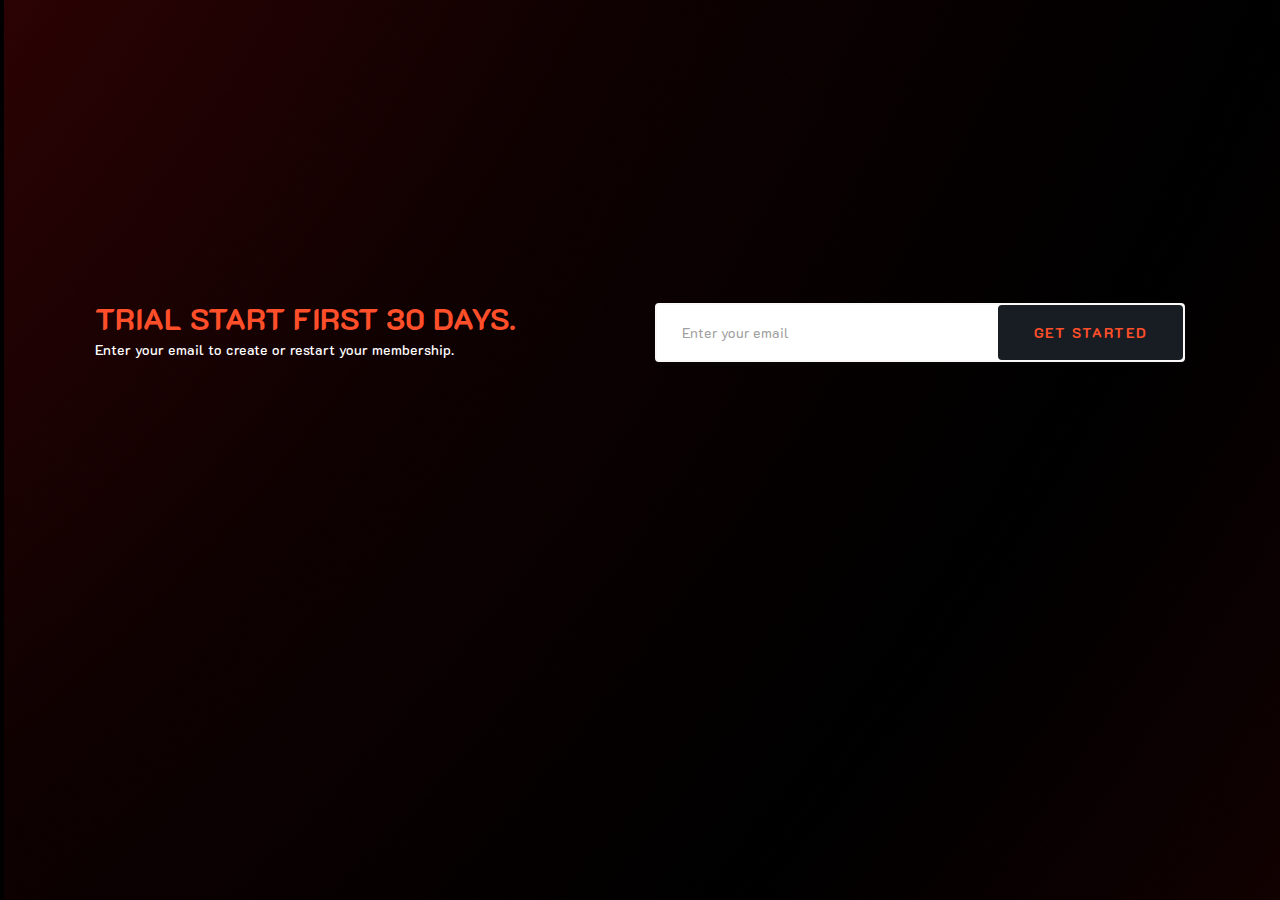
<file: sign-in.html>
<!doctype html>
<html class="no-js" lang="">
    
<head>
        <meta charset="utf-8">
        <meta http-equiv="x-ua-compatible" content="ie=edge">
        <title>StreamEase - Streaming made easy</title>
        <meta name="description" content="">
        <meta name="viewport" content="width=device-width, initial-scale=1">

		<link rel="shortcut icon" type="image/x-icon" href="img/favicon.png">

		<!-- CSS here -->
        <link rel="stylesheet" href="css/bootstrap.min.css">
        <link rel="stylesheet" href="css/animate.min.css">
        <link rel="stylesheet" href="css/magnific-popup.css">
        <link rel="stylesheet" href="css/fontawesome-all.min.css">
        <link rel="stylesheet" href="css/owl.carousel.min.css">
        <link rel="stylesheet" href="css/flaticon.css">
        <link rel="stylesheet" href="css/odometer.css">
        <link rel="stylesheet" href="css/aos.css">
        <link rel="stylesheet" href="css/slick.css">
        <link rel="stylesheet" href="css/default.css">
        <link rel="stylesheet" href="css/style.css">
        <link rel="stylesheet" href="css/responsive.css">
    </head>
    <body style="background-image: url('img/bg/contact_bg.jpg'); background-color: black; ">
		<!-- Scroll-top -->
        <button class="scroll-top scroll-to-target" data-target="html">
            <i class="fas fa-angle-up"></i>
        </button>
        <!-- Scroll-top-end-->


        <!-- main-area -->
        <main style="margin-top: 20%;">
            <!-- newsletter-area -->
            <section class="newsletter-area newsletter-bg" >
                <div class="container">
                    <div class="newsletter-inner-wrap">
                        <div class="row align-items-center">
                            <div class="col-lg-6">
                                <div class="newsletter-content" >
                                    <h4 style="color: #FF4F2A;">Trial Start First 30 Days.</h4>
                                    <p style="color: #fff;">Enter your email to create or restart your membership.</p>
                                </div>
                            </div>
                            <div class="col-lg-6">
                                <form action="#" class="newsletter-form">
                                    <input type="email" required placeholder="Enter your email">
                                    <button id="get-started-button" class="btn">Get Started</button>
                                </form>
                            </div>
                        </div>
                    </div>
                </div>
            </section>
            <!-- newsletter-area-end -->

        </main>
        <!-- main-area-end -->





        <script>
            const getStartedButton = document.getElementById("get-started-button");
            
            getStartedButton.addEventListener("click", function() {
                window.location.href = "index.html";
            });
        </script>
        

		<!-- JS here -->
        <script src="js/vendor/jquery-3.6.0.min.js"></script>
        <script src="js/popper.min.js"></script>
        <script src="js/bootstrap.min.js"></script>
        <script src="js/isotope.pkgd.min.js"></script>
        <script src="js/imagesloaded.pkgd.min.js"></script>
        <script src="js/jquery.magnific-popup.min.js"></script>
        <script src="js/owl.carousel.min.js"></script>
        <script src="js/jquery.odometer.min.js"></script>
        <script src="js/jquery.appear.js"></script>
        <script src="js/slick.min.js"></script>
        <script src="js/ajax-form.js"></script>
        <script src="js/wow.min.js"></script>
        <script src="js/aos.js"></script>
        <script src="js/plugins.js"></script>
        <script src="js/main.js"></script>
    </body>

<!-- Mirrored from themebeyond.com/html/movflx/tv-show.html by HTTrack Website Copier/3.x [XR&CO'2014], Wed, 09 Aug 2023 14:12:35 GMT -->
</html>
</file>
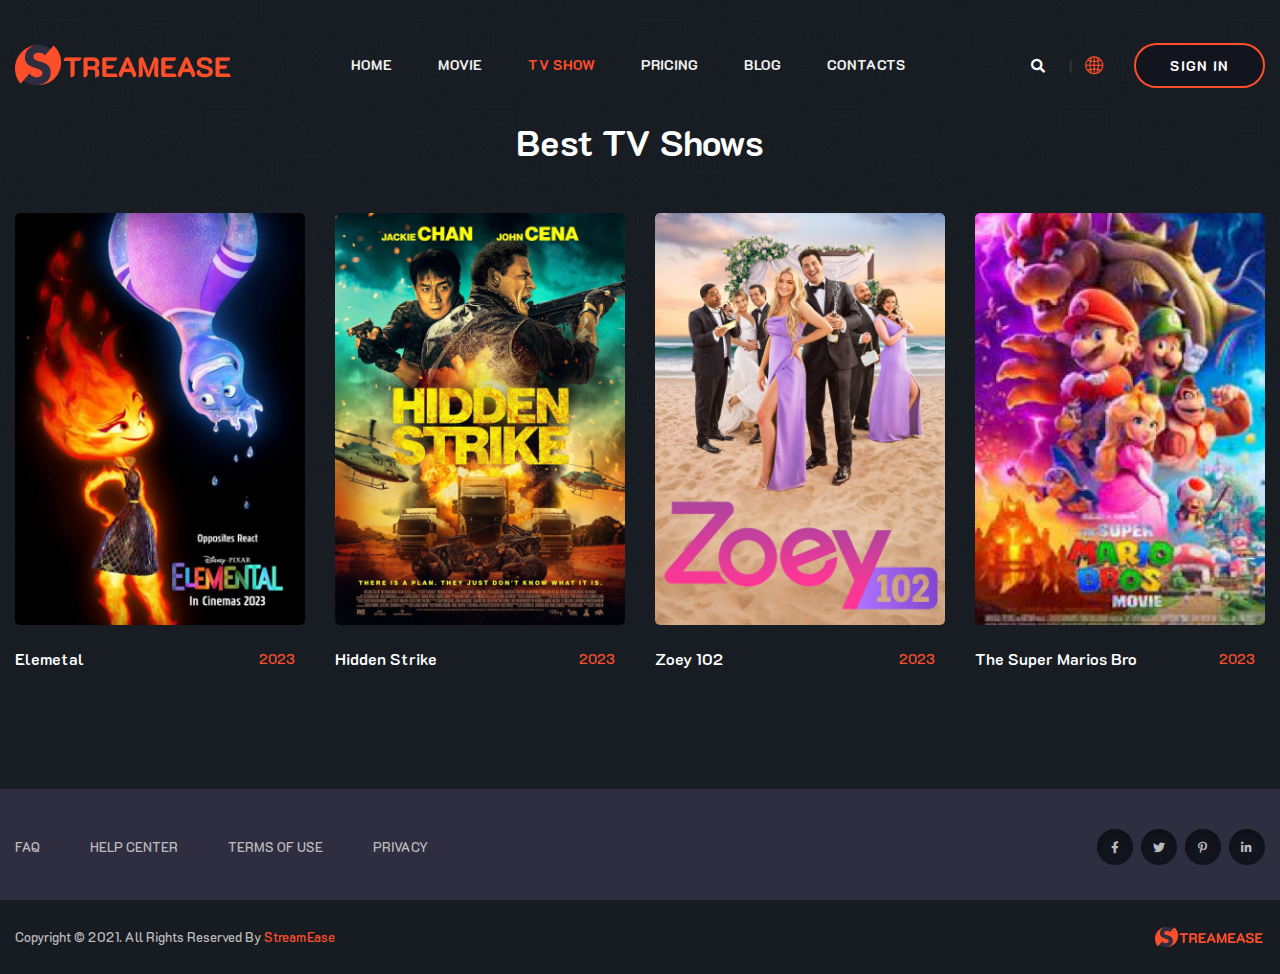
<file: tv-show.html>
<!doctype html>
<html class="no-js" lang="">
    
    <head>
        <meta charset="utf-8">
        <meta http-equiv="x-ua-compatible" content="ie=edge">
        <title>StreamEase - Streaming made easy</title>
        <meta name="description" content="">
        <meta name="viewport" content="width=device-width, initial-scale=1">

		<link rel="shortcut icon" type="image/x-icon" href="img/favicon.png">

		<!-- CSS here -->
        <link rel="stylesheet" href="css/bootstrap.min.css">
        <link rel="stylesheet" href="css/animate.min.css">
        <link rel="stylesheet" href="css/magnific-popup.css">
        <link rel="stylesheet" href="css/fontawesome-all.min.css">
        <link rel="stylesheet" href="css/owl.carousel.min.css">
        <link rel="stylesheet" href="css/flaticon.css">
        <link rel="stylesheet" href="css/odometer.css">
        <link rel="stylesheet" href="css/aos.css">
        <link rel="stylesheet" href="css/slick.css">
        <link rel="stylesheet" href="css/default.css">
        <link rel="stylesheet" href="css/style.css">
        <link rel="stylesheet" href="css/responsive.css">
    </head>
    <body>
		<!-- Scroll-top -->
        <button class="scroll-top scroll-to-target" data-target="html">
            <i class="fas fa-angle-up"></i>
        </button>
        <!-- Scroll-top-end-->

        <!-- header-area -->
        <header>
            <div id="sticky-header" class="menu-area transparent-header">
                <div class="container custom-container">
                    <div class="row">
                        <div class="col-12">
                            <div class="mobile-nav-toggler"><i class="fas fa-bars"></i></div>
                            <div class="menu-wrap">
                                <nav class="menu-nav show">
                                    <div class="logo">
                                        <a href="index.html">
                                            <img src="img/logo/logo.png" alt="Logo">
                                        </a>
                                    </div>
                                    <div class="navbar-wrap main-menu d-none d-lg-flex">
                                        <ul class="navigation">
                                            <li><a href="index.html">Home</a></li>
                                            <li><a href="movie.html">Movie</a></li>
                                            <li class="active"><a href="tv-show.html">tv show</a></li>
                                            <li><a href="pricing.html">Pricing</a></li>
                                            <li><a href="blog.html">blog</a> </li>
                                            <li><a href="contact.html">contacts</a></li>
                                        </ul>
                                    </div>
                                    <div class="header-action d-none d-md-block">
                                        <ul>
                                            <li class="header-search"><a href="#" data-toggle="modal" data-target="#search-modal"><i class="fas fa-search"></i></a></li>
                                            <li class="header-lang">
                                                <form action="#">
                                                    <div class="icon"><i class="flaticon-globe"></i></div>
                                            
                                                </form>
                                            </li>
                                            <li class="header-btn"><a href="sign-in.html" class="btn">Sign In</a></li>
                                        </ul>
                                    </div>
                                </nav>
                            </div>

                            <!-- Mobile Menu  -->
                            <div class="mobile-menu">
                                <div class="close-btn"><i class="fas fa-times"></i></div>

                                <nav class="menu-box">
                                    <div class="nav-logo"><a href="index.html"><img src="img/logo/logo.png" alt="" title=""></a>
                                    </div>
                                    <div class="menu-outer">
                                    </div>
                                    <div class="social-links">
                                        <ul class="clearfix">
                                            <li><a href="#"><span class="fab fa-twitter"></span></a></li>
                                            <li><a href="#"><span class="fab fa-facebook-square"></span></a></li>
                                            <li><a href="#"><span class="fab fa-pinterest-p"></span></a></li>
                                            <li><a href="#"><span class="fab fa-instagram"></span></a></li>
                                            <li><a href="#"><span class="fab fa-youtube"></span></a></li>
                                        </ul>
                                    </div>
                                </nav>
                            </div>
                            <div class="menu-backdrop"></div>
                            <!-- End Mobile Menu -->

                            <!-- Modal Search -->
                            <div class="modal fade" id="search-modal" tabindex="-1" role="dialog" aria-hidden="true">
                                <div class="modal-dialog" role="document">
                                    <div class="modal-content">
                                        <form>
                                            <input type="text" placeholder="Search here...">
                                            <button><i class="fas fa-search"></i></button>
                                        </form>
                                    </div>
                                </div>
                            </div>
                            <!-- Modal Search-end -->

                        </div>
                    </div>
                </div>
            </div>
        </header>
        <!-- header-area-end -->


        <!-- main-area -->
        <main>
            <!-- tv-series-area -->
            <section class="tv-series-area tv-series-bg" data-background="img/bg/tv_series_bg02.jpg">
                <div class="container">
                    <div class="row justify-content-center">
                        <div class="col-lg-8">
                            <div class="section-title text-center mb-50">
                                <h2 class="title">Best TV Shows</h2>
                            </div>
                        </div>
                    </div>
                    <div class="row justify-content-center">
                        <div class="col-xl-3 col-lg-4 col-sm-6">
                            <div class="movie-item mb-50">
                                <div class="movie-poster">
                                    <a  href="https://www.youtube.com/watch?v=hXzcyx9V0xw" class="popup-video"><img src="img/poster/ucm_poster09.jpg" alt=""></a>
                                </div>
                                <div class="movie-content">
                                    <div class="top">
                                        <h5 class="title"><a href="https://www.youtube.com/watch?v=hXzcyx9V0xw" class="popup-video">Elemetal</a></h5>
                                        <span class="date">2023</span>
                                    </div>
                                
                                </div>
                            </div>
                        </div>
                        <div class="col-xl-3 col-lg-4 col-sm-6">
                            <div class="movie-item mb-50">
                                <div class="movie-poster">
                                    <a  href="https://www.youtube.com/watch?v=mR3ExaGGFio" class="popup-video"><img src="img/poster/ucm_poster10.jpg" alt=""></a>
                                </div>
                                <div class="movie-content">
                                    <div class="top">
                                        <h5 class="title"><a href="https://www.youtube.com/watch?v=mR3ExaGGFio" class="popup-video">Hidden Strike</a></h5>
                                        <span class="date">2023</span>
                                    </div>
                                    
                                </div>
                            </div>
                        </div>
                        <div class="col-xl-3 col-lg-4 col-sm-6">
                            <div class="movie-item mb-50">
                                <div class="movie-poster">
                                    <a  href="https://www.youtube.com/watch?v=2a3VKZyu_0g" class="popup-video"><img src="img/poster/ucm_poster11.jpg" alt=""></a>
                                </div>
                                <div class="movie-content">
                                    <div class="top">
                                        <h5 class="title"><a href="https://www.youtube.com/watch?v=2a3VKZyu_0g" class="popup-video">Zoey 102</a></h5>
                                        <span class="date">2023</span>
                                    </div>
                                   
                                </div>
                            </div>
                        </div>
                        <div class="col-xl-3 col-lg-4 col-sm-6">
                            <div class="movie-item mb-50">
                                <div class="movie-poster">
                                    <a  href="https://www.youtube.com/watch?v=TnGl01FkMMo" class="popup-video"><img src="img/poster/ucm_poster12.jpg" alt=""></a>
                                </div>
                                <div class="movie-content">
                                    <div class="top">
                                        <h5 class="title"><a href="https://www.youtube.com/watch?v=TnGl01FkMMo" class="popup-video">The Super Marios Bro</a></h5>
                                        <span class="date">2023</span>
                                    </div>
                                </div>
                            </div>
                        </div>
                    </div>
                </div>
            </section>
            <!-- tv-series-area-end -->
        </main>
        <!-- main-area-end -->


     <!-- footer-area -->
        <footer>
            <div class="footer-top-wrap">
                <div class="container">
                   
                    <div class="footer-quick-link-wrap">
                        <div class="row align-items-center">
                            <div class="col-md-7">
                                <div class="quick-link-list">
                                    <ul>
                                        <li><a href="#">FAQ</a></li>
                                        <li><a href="#">Help Center</a></li>
                                        <li><a href="#">Terms of Use</a></li>
                                        <li><a href="#">Privacy</a></li>
                                    </ul>
                                </div>
                            </div>
                            <div class="col-md-5">
                                <div class="footer-social">
                                    <ul>
                                        <li><a href="#"><i class="fab fa-facebook-f"></i></a></li>
                                        <li><a href="#"><i class="fab fa-twitter"></i></a></li>
                                        <li><a href="#"><i class="fab fa-pinterest-p"></i></a></li>
                                        <li><a href="#"><i class="fab fa-linkedin-in"></i></a></li>
                                    </ul>
                                </div>
                            </div>
                        </div>
                    </div>
                </div>
            </div>
            <div class="copyright-wrap">
                <div class="container">
                    <div class="row">
                        <div class="col-lg-6 col-md-6">
                            <div class="copyright-text">
                                <p>Copyright &copy; 2021. All Rights Reserved By <a href="index.html">StreamEase</a></p>
                            </div>
                        </div>
                        <div class="col-lg-6 col-md-6">
                            <div class="payment-method-img text-center text-md-right">
                                <img src="img/logo/logo.png" alt="img" style="height: 20px;">
                            </div>
                        </div>
                    </div>
                </div>
            </div>
        </footer>
        <!-- footer-area-end -->


		<!-- JS here -->
        <script src="js/vendor/jquery-3.6.0.min.js"></script>
        <script src="js/popper.min.js"></script>
        <script src="js/bootstrap.min.js"></script>
        <script src="js/isotope.pkgd.min.js"></script>
        <script src="js/imagesloaded.pkgd.min.js"></script>
        <script src="js/jquery.magnific-popup.min.js"></script>
        <script src="js/owl.carousel.min.js"></script>
        <script src="js/jquery.odometer.min.js"></script>
        <script src="js/jquery.appear.js"></script>
        <script src="js/slick.min.js"></script>
        <script src="js/ajax-form.js"></script>
        <script src="js/wow.min.js"></script>
        <script src="js/aos.js"></script>
        <script src="js/plugins.js"></script>
        <script src="js/main.js"></script>
    </body>
</html>
</file>
<file: css/flaticon.css>
/*
  	Flaticon icon font: Flaticon
  	Creation date: 14/03/2021 08:05
  	*/

@font-face {
  font-family: "Flaticon";
  src: url("../fonts/Flaticon.eot");
  src: url("../fonts/Flaticond41d.eot?#iefix") format("embedded-opentype"),
       url("../fonts/Flaticon.woff2") format("woff2"),
       url("../fonts/Flaticon.woff") format("woff"),
       url("../fonts/Flaticon.ttf") format("truetype"),
       url("../fonts/Flaticon.svg#Flaticon") format("svg");
  font-weight: normal;
  font-style: normal;
}

@media screen and (-webkit-min-device-pixel-ratio:0) {
  @font-face {
    font-family: "Flaticon";
    src: url("../fonts/Flaticon.svg#Flaticon") format("svg");
  }
}

[class^="flaticon-"]:before, [class*=" flaticon-"]:before,
[class^="flaticon-"]:after, [class*=" flaticon-"]:after {
  font-family: Flaticon;
  font-style: normal;
}

.flaticon-television:before { content: "\f100"; }
.flaticon-globe:before { content: "\f101"; }
.flaticon-video-camera:before { content: "\f102"; }
</file>
<file: css/odometer.css>
.odometer.odometer-auto-theme, .odometer.odometer-theme-default {
  display: inline-block;
  vertical-align: middle;
  *vertical-align: auto;
  *zoom: 1;
  *display: inline;
  position: relative;
}
.odometer.odometer-auto-theme .odometer-digit, .odometer.odometer-theme-default .odometer-digit {
  display: inline-block;
  vertical-align: middle;
  *vertical-align: auto;
  *zoom: 1;
  *display: inline;
  position: relative;
}
.odometer.odometer-auto-theme .odometer-digit .odometer-digit-spacer, .odometer.odometer-theme-default .odometer-digit .odometer-digit-spacer {
  display: inline-block;
  vertical-align: middle;
  *vertical-align: auto;
  *zoom: 1;
  *display: inline;
  visibility: hidden;
}
.odometer.odometer-auto-theme .odometer-digit .odometer-digit-inner, .odometer.odometer-theme-default .odometer-digit .odometer-digit-inner {
  text-align: left;
  display: block;
  position: absolute;
  top: 0;
  left: 0;
  right: 0;
  bottom: 0;
  overflow: hidden;
}
.odometer.odometer-auto-theme .odometer-digit .odometer-ribbon, .odometer.odometer-theme-default .odometer-digit .odometer-ribbon {
  display: block;
}
.odometer.odometer-auto-theme .odometer-digit .odometer-ribbon-inner, .odometer.odometer-theme-default .odometer-digit .odometer-ribbon-inner {
  display: block;
  -webkit-backface-visibility: hidden;
  backface-visibility: hidden;
}
.odometer.odometer-auto-theme .odometer-digit .odometer-value, .odometer.odometer-theme-default .odometer-digit .odometer-value {
  display: block;
  -webkit-transform: translateZ(0);
  transform: translateZ(0);
}
.odometer.odometer-auto-theme .odometer-digit .odometer-value.odometer-last-value, .odometer.odometer-theme-default .odometer-digit .odometer-value.odometer-last-value {
  position: absolute;
}
.odometer.odometer-auto-theme.odometer-animating-up .odometer-ribbon-inner, .odometer.odometer-theme-default.odometer-animating-up .odometer-ribbon-inner {
  -webkit-transition: -webkit-transform 2s;
  -moz-transition: -moz-transform 2s;
  -ms-transition: -ms-transform 2s;
  -o-transition: -o-transform 2s;
  transition: transform 2s;
}
.odometer.odometer-auto-theme.odometer-animating-up.odometer-animating .odometer-ribbon-inner, .odometer.odometer-theme-default.odometer-animating-up.odometer-animating .odometer-ribbon-inner {
  -webkit-transform: translateY(-100%);
  -moz-transform: translateY(-100%);
  -ms-transform: translateY(-100%);
  -o-transform: translateY(-100%);
  transform: translateY(-100%);
}
.odometer.odometer-auto-theme.odometer-animating-down .odometer-ribbon-inner, .odometer.odometer-theme-default.odometer-animating-down .odometer-ribbon-inner {
  -webkit-transform: translateY(-100%);
  -moz-transform: translateY(-100%);
  -ms-transform: translateY(-100%);
  -o-transform: translateY(-100%);
  transform: translateY(-100%);
}
.odometer.odometer-auto-theme.odometer-animating-down.odometer-animating .odometer-ribbon-inner, .odometer.odometer-theme-default.odometer-animating-down.odometer-animating .odometer-ribbon-inner {
  -webkit-transition: -webkit-transform 2s;
  -moz-transition: -moz-transform 2s;
  -ms-transition: -ms-transform 2s;
  -o-transition: -o-transform 2s;
  transition: transform 2s;
  -webkit-transform: translateY(0);
  -moz-transform: translateY(0);
  -ms-transform: translateY(0);
  -o-transform: translateY(0);
  transform: translateY(0);
}
.odometer.odometer-auto-theme .odometer-value, .odometer.odometer-theme-default .odometer-value {
  text-align: center;
}
.odometer-formatting-mark {
  display: none;
}
</file>
<file: css/default.css>
/* Deafult Margin & Padding */
/*-- Margin Top --*/
.mt-5 {
	margin-top: 5px;
}
.mt-10 {
	margin-top: 10px;
}
.mt-15 {
	margin-top: 15px;
}
.mt-20 {
	margin-top: 20px;
}
.mt-25 {
	margin-top: 25px;
}
.mt-30 {
	margin-top: 30px;
}
.mt-35 {
	margin-top: 35px;
}
.mt-40 {
	margin-top: 40px;
}
.mt-45 {
	margin-top: 45px;
}
.mt-50 {
	margin-top: 50px;
}
.mt-55 {
	margin-top: 55px;
}
.mt-60 {
	margin-top: 60px;
}
.mt-65 {
	margin-top: 65px;
}
.mt-70 {
	margin-top: 70px;
}
.mt-75 {
	margin-top: 75px;
}
.mt-80 {
	margin-top: 80px;
}
.mt-85 {
	margin-top: 85px;
}
.mt-90 {
	margin-top: 90px;
}
.mt-95 {
	margin-top: 95px;
}
.mt-100 {
	margin-top: 100px;
}
.mt-105 {
	margin-top: 105px;
}
.mt-110 {
	margin-top: 110px;
}
.mt-115 {
	margin-top: 115px;
}
.mt-120 {
	margin-top: 120px;
}
.mt-125 {
	margin-top: 125px;
}
.mt-130 {
	margin-top: 130px;
}
.mt-135 {
	margin-top: 135px;
}
.mt-140 {
	margin-top: 140px;
}
.mt-145 {
	margin-top: 145px;
}
.mt-150 {
	margin-top: 150px;
}
.mt-155 {
	margin-top: 155px;
}
.mt-160 {
	margin-top: 160px;
}
.mt-165 {
	margin-top: 165px;
}
.mt-170 {
	margin-top: 170px;
}
.mt-175 {
	margin-top: 175px;
}
.mt-180 {
	margin-top: 180px;
}
.mt-185 {
	margin-top: 185px;
}
.mt-190 {
	margin-top: 190px;
}
.mt-195 {
	margin-top: 195px;
}
.mt-200 {
	margin-top: 200px;
}
/*-- Margin Bottom --*/

.mb-5 {
	margin-bottom: 5px;
}
.mb-10 {
	margin-bottom: 10px;
}
.mb-15 {
	margin-bottom: 15px;
}
.mb-20 {
	margin-bottom: 20px;
}
.mb-25 {
	margin-bottom: 25px;
}
.mb-30 {
	margin-bottom: 30px;
}
.mb-35 {
	margin-bottom: 35px;
}
.mb-40 {
	margin-bottom: 40px;
}
.mb-45 {
	margin-bottom: 45px;
}
.mb-50 {
	margin-bottom: 50px;
}
.mb-55 {
	margin-bottom: 55px;
}
.mb-60 {
	margin-bottom: 60px;
}
.mb-65 {
	margin-bottom: 65px;
}
.mb-70 {
	margin-bottom: 70px;
}
.mb-75 {
	margin-bottom: 75px;
}
.mb-80 {
	margin-bottom: 80px;
}
.mb-85 {
	margin-bottom: 85px;
}
.mb-90 {
	margin-bottom: 90px;
}
.mb-95 {
	margin-bottom: 95px;
}
.mb-100 {
	margin-bottom: 100px;
}
.mb-105 {
	margin-bottom: 105px;
}
.mb-110 {
	margin-bottom: 110px;
}
.mb-115 {
	margin-bottom: 115px;
}
.mb-120 {
	margin-bottom: 120px;
}
.mb-125 {
	margin-bottom: 125px;
}
.mb-130 {
	margin-bottom: 130px;
}
.mb-135 {
	margin-bottom: 135px;
}
.mb-140 {
	margin-bottom: 140px;
}
.mb-145 {
	margin-bottom: 145px;
}
.mb-150 {
	margin-bottom: 150px;
}
.mb-155 {
	margin-bottom: 155px;
}
.mb-160 {
	margin-bottom: 160px;
}
.mb-165 {
	margin-bottom: 165px;
}
.mb-170 {
	margin-bottom: 170px;
}
.mb-175 {
	margin-bottom: 175px;
}
.mb-180 {
	margin-bottom: 180px;
}
.mb-185 {
	margin-bottom: 185px;
}
.mb-190 {
	margin-bottom: 190px;
}
.mb-195 {
	margin-bottom: 195px;
}
.mb-200 {
	margin-bottom: 200px;
}
/*-- Padding Top --*/

.pt-5 {
	padding-top: 5px;
}
.pt-10 {
	padding-top: 10px;
}
.pt-15 {
	padding-top: 15px;
}
.pt-20 {
	padding-top: 20px;
}
.pt-25 {
	padding-top: 25px;
}
.pt-30 {
	padding-top: 30px;
}
.pt-35 {
	padding-top: 35px;
}
.pt-40 {
	padding-top: 40px;
}
.pt-45 {
	padding-top: 45px;
}
.pt-50 {
	padding-top: 50px;
}
.pt-55 {
	padding-top: 55px;
}
.pt-60 {
	padding-top: 60px;
}
.pt-65 {
	padding-top: 65px;
}
.pt-70 {
	padding-top: 70px;
}
.pt-75 {
	padding-top: 75px;
}
.pt-80 {
	padding-top: 80px;
}
.pt-85 {
	padding-top: 85px;
}
.pt-90 {
	padding-top: 90px;
}
.pt-95 {
	padding-top: 95px;
}
.pt-100 {
	padding-top: 100px;
}
.pt-105 {
	padding-top: 105px;
}
.pt-110 {
	padding-top: 110px;
}
.pt-115 {
	padding-top: 115px;
}
.pt-120 {
	padding-top: 120px;
}
.pt-125 {
	padding-top: 125px;
}
.pt-130 {
	padding-top: 130px;
}
.pt-135 {
	padding-top: 135px;
}
.pt-140 {
	padding-top: 140px;
}
.pt-145 {
	padding-top: 145px;
}
.pt-150 {
	padding-top: 150px;
}
.pt-155 {
	padding-top: 155px;
}
.pt-160 {
	padding-top: 160px;
}
.pt-165 {
	padding-top: 165px;
}
.pt-170 {
	padding-top: 170px;
}
.pt-175 {
	padding-top: 175px;
}
.pt-180 {
	padding-top: 180px;
}
.pt-185 {
	padding-top: 185px;
}
.pt-190 {
	padding-top: 190px;
}
.pt-195 {
	padding-top: 195px;
}
.pt-200 {
	padding-top: 200px;
}
/*-- Padding Bottom --*/

.pb-5 {
	padding-bottom: 5px;
}
.pb-10 {
	padding-bottom: 10px;
}
.pb-15 {
	padding-bottom: 15px;
}
.pb-20 {
	padding-bottom: 20px;
}
.pb-25 {
	padding-bottom: 25px;
}
.pb-30 {
	padding-bottom: 30px;
}
.pb-35 {
	padding-bottom: 35px;
}
.pb-40 {
	padding-bottom: 40px;
}
.pb-45 {
	padding-bottom: 45px;
}
.pb-50 {
	padding-bottom: 50px;
}
.pb-55 {
	padding-bottom: 55px;
}
.pb-60 {
	padding-bottom: 60px;
}
.pb-65 {
	padding-bottom: 65px;
}
.pb-70 {
	padding-bottom: 70px;
}
.pb-75 {
	padding-bottom: 75px;
}
.pb-80 {
	padding-bottom: 80px;
}
.pb-85 {
	padding-bottom: 85px;
}
.pb-90 {
	padding-bottom: 90px;
}
.pb-95 {
	padding-bottom: 95px;
}
.pb-100 {
	padding-bottom: 100px;
}
.pb-105 {
	padding-bottom: 105px;
}
.pb-110 {
	padding-bottom: 110px;
}
.pb-115 {
	padding-bottom: 115px;
}
.pb-120 {
	padding-bottom: 120px;
}
.pb-125 {
	padding-bottom: 125px;
}
.pb-130 {
	padding-bottom: 130px;
}
.pb-135 {
	padding-bottom: 135px;
}
.pb-140 {
	padding-bottom: 140px;
}
.pb-145 {
	padding-bottom: 145px;
}
.pb-150 {
	padding-bottom: 150px;
}
.pb-155 {
	padding-bottom: 155px;
}
.pb-160 {
	padding-bottom: 160px;
}
.pb-165 {
	padding-bottom: 165px;
}
.pb-170 {
	padding-bottom: 170px;
}
.pb-175 {
	padding-bottom: 175px;
}
.pb-180 {
	padding-bottom: 180px;
}
.pb-185 {
	padding-bottom: 185px;
}
.pb-190 {
	padding-bottom: 190px;
}
.pb-195 {
	padding-bottom: 195px;
}
.pb-200 {
	padding-bottom: 200px;
}



/*-- Padding Left --*/
.pl-0 {
	padding-left: 0px;
}
.pl-5 {
	padding-left: 5px;
}
.pl-10 {
	padding-left: 10px;
}
.pl-15 {
	padding-left: 15px;
}
.pl-20{
	padding-left: 20px;
}
.pl-25 {
	padding-left: 35px;
}
.pl-30 {
	padding-left: 30px;
}
.pl-35 {
	padding-left: 35px;
}

.pl-35 {
	padding-left: 35px;
}

.pl-40 {
	padding-left: 40px;
}

.pl-45 {
	padding-left: 45px;
}

.pl-50 {
	padding-left: 50px;
}

.pl-55 {
	padding-left: 55px;
}

.pl-60 {
	padding-left: 60px;
}
.pl-65 {
	padding-left: 65px;
}
.pl-70 {
	padding-left: 70px;
}
.pl-75 {
	padding-left: 75px;
}
.pl-80 {
	padding-left: 80px;
}
.pl-85 {
	padding-left: 80px;
}
.pl-90 {
	padding-left: 90px;
}
.pl-95 {
	padding-left: 95px;
}
.pl-100 {
	padding-left: 100px;
}


/*-- Padding Right --*/
.pr-0 {
	padding-right: 0px;
}
.pr-5 {
	padding-right: 5px;
}
.pr-10 {
	padding-right: 10px;
}
.pr-15 {
	padding-right: 15px;
}
.pr-20{
	padding-right: 20px;
}
.pr-25 {
	padding-right: 35px;
}
.pr-30 {
	padding-right: 30px;
}
.pr-35 {
	padding-right: 35px;
}

.pr-35 {
	padding-right: 35px;
}

.pr-40 {
	padding-right: 40px;
}

.pr-45 {
	padding-right: 45px;
}

.pr-50 {
	padding-right: 50px;
}

.pr-55 {
	padding-right: 55px;
}

.pr-60 {
	padding-right: 60px;
}
.pr-65 {
	padding-right: 65px;
}
.pr-70 {
	padding-right: 70px;
}
.pr-75 {
	padding-right: 75px;
}
.pr-80 {
	padding-right: 80px;
}
.pr-85 {
	padding-right: 80px;
}
.pr-90 {
	padding-right: 90px;
}
.pr-95 {
	padding-right: 95px;
}
.pr-100 {
	padding-right: 100px;
}

/* font weight */
.f-700{font-weight: 700;}
.f-600{font-weight: 600;}
.f-500{font-weight: 500;}
.f-400{font-weight: 400;}
.f-300{font-weight: 300;}

/* Background Color */

.gray-bg {
	background: #f7f7fd;
}
.white-bg {
	background: #fff;
}
.black-bg {
	background: #222;
}
.theme-bg {
	background: #222;
}
.primary-bg {
	background: #222;
}
/* Color */

.white-color {
	color: #fff;
}
.black-color {
	color: #222;
}
.theme-color {
	color: #222;
}
.primary-color {
	color: #222;
}
/* black overlay */

[data-overlay] {
	position: relative;
}
[data-overlay]::before {
	background: #000 none repeat scroll 0 0;
	content: "";
	height: 100%;
	left: 0;
	position: absolute;
	top: 0;
	width: 100%;
	z-index: 1;
}
[data-overlay="3"]::before {
	opacity: 0.3;
}
[data-overlay="4"]::before {
	opacity: 0.4;
}
[data-overlay="5"]::before {
	opacity: 0.5;
}
[data-overlay="6"]::before {
	opacity: 0.6;
}
[data-overlay="7"]::before {
	opacity: 0.7;
}
[data-overlay="8"]::before {
	opacity: 0.8;
}
[data-overlay="9"]::before {
	opacity: 0.9;
}
</file>
<file: css/style.css>
@import url('https://fonts.googleapis.com/css2?family=Metal+Mania&display=swap');
@import url('https://fonts.googleapis.com/css2?family=K2D:ital,wght@0,100;0,200;0,300;0,400;0,500;0,600;0,700;0,800;1,100;1,200;1,300;1,400;1,500;1,600;1,700;1,800&family=Poppins:ital,wght@0,100;0,200;0,300;0,400;0,500;0,600;0,700;0,800;0,900;1,100;1,200;1,300;1,400;1,500;1,600;1,700;1,800;1,900&display=swap');
body {
    font-family: 'K2D', sans-serif;
    font-weight: 500;
	font-style: normal;
	font-size: 14px;
	color: #bcbcbc;
}
.img {
	max-width: 100%;
	transition: all 0.3s ease-out 0s;
}
.f-left {
	float: left
}
.f-right {
	float: right
}
.fix {
	overflow: hidden
}
a,
.button {
	-webkit-transition: all 0.3s ease-out 0s;
	-moz-transition: all 0.3s ease-out 0s;
	-ms-transition: all 0.3s ease-out 0s;
	-o-transition: all 0.3s ease-out 0s;
	transition: all 0.3s ease-out 0s;
}
a:focus,
.btn:focus,
.button:focus {
	text-decoration: none;
	outline: none;
	box-shadow: none;
}

a:hover,
.portfolio-cat a:hover,
.footer -menu li a:hover {
	color: #2B96CC;
	text-decoration: none;
}
a,
button {
	color: #1696e7;
	outline: medium none;
}
button:focus,input:focus,input:focus,textarea,textarea:focus{outline: 0}
.uppercase {
	text-transform: uppercase;
}
.capitalize {
	text-transform: capitalize;
}
h1,
h2,
h3,
h4,
h5,
h6 {
    color: #fff;
	margin-top: 0px;
	font-style: normal;
	font-weight: 700;
	text-transform: normal;
}
h1 a,
h2 a,
h3 a,
h4 a,
h5 a,
h6 a {
	color: inherit;
}
h1 {
	font-size: 40px;
	font-weight: 500;
}
h2 {
	font-size: 35px;
}
h3 {
	font-size: 28px;
}
h4 {
	font-size: 22px;
}
h5 {
	font-size: 18px;
}
h6 {
	font-size: 16px;
}
ul {
	margin: 0px;
	padding: 0px;
}
li {
	list-style: none
}
p {
	font-size: 14px;
	font-weight: 500;
	line-height: 26px;
	color: #bcbcbc;
	margin-bottom: 15px;
}
hr {
	border-bottom: 1px solid #eceff8;
	border-top: 0 none;
	margin: 30px 0;
	padding: 0;
}
label {
	color: #7e7e7e;
	cursor: pointer;
	font-size: 14px;
	font-weight: 400;
}
*::-moz-selection {
	background: #FF4F2A;
	color: #fff;
	text-shadow: none;
}
::-moz-selection {
	background: #444;
	color: #fff;
	text-shadow: none;
}
::selection {
	background: #444;
	color: #fff;
	text-shadow: none;
}
*::-moz-placeholder {
	color: #555555;
	font-size: 14px;
	opacity: 1;
}
*::placeholder {
	color: #555555;
	font-size: 14px;
	opacity: 1;
}
.theme-overlay {
	position: relative
}
.theme-overlay::before {
	background: #1696e7 none repeat scroll 0 0;
	content: "";
	height: 100%;
	left: 0;
	opacity: 0.6;
	position: absolute;
	top: 0;
	width: 100%;
}
.separator {
	border-top: 1px solid #f2f2f2
}

/* All-color */
.navbar-wrap > ul > li.active > a,
.navbar-wrap > ul > li:hover > a,
.mobile-menu .navigation li.active > a,
.header-lang form .icon,
.banner-content .sub-title,
.banner-content .title > span,
.banner-meta ul li.release-time > span > i,
.banner-meta ul li.category > a:hover,
.section-title .sub-title,
.movie-content .top .date,
.movie-content .bottom ul li .quality,
.movie-content .bottom ul li > span i,
.movie-content .top .title a:hover,
.ucm-active .owl-nav button:hover,
.ucm-active-two .owl-nav button:hover,
.tr-movie-menu-active button.active,
.footer-menu nav .navigation li:hover > a,
.quick-link-list ul li a:hover,
.footer-social ul li a:hover,
.copyright-text > p > a,
.mobile-menu .social-links li a:hover,
.header-top-link .quick-link li a:hover,
.header-top-link .header-social li a:hover,
.header-top-subs > p > span,
.movie-item-two .movie-content .title a:hover,
.movie-content-bottom ul li.tag a:hover,
.breadcrumb-content .breadcrumb li a,
.breadcrumb-content .title > span {
	color: #FF4F2A;
}
.scroll-top,
.btn:hover,
.navbar-wrap > ul > li .submenu li a::before,
.title-style-two .sub-title::before,
.services-list ul li .icon::before,
.tr-movie-menu-active button::before,
.tr-movie-menu-active button::after {
	background: #FF4F2A;
}

/* button style */
.btn {
    user-select: none;
    -moz-user-select: none;
    background: #12151e none repeat scroll 0 0;
    border: 2px solid #FF4F2A;
    border-radius: 50px;
    color: #e3dfdf;
    cursor: pointer;
    display: inline-block;
    font-size: 12px;
    font-weight: 700;
    letter-spacing: 1px;
    line-height: 1.5;
    margin-bottom: 0;
    padding: 16px 34px;
    text-align: center;
    text-transform: uppercase;
    touch-action: manipulation;
    transition: all 0.3s ease 0s;
    vertical-align: middle;
    white-space: nowrap;
    max-width: 200px;
}
.btn > i {
    margin-right: 7px;
}
.header-action .header-btn .btn:hover,
.btn:hover {
	color: #1e1b29;
}
.breadcrumb > .active {
	color: #888;
}
.slick-slide:focus {
	outline: none;
}

/* scrollUp */
.scroll-top {
	width: 50px;
	height: 50px;
	line-height: 50px;
	position: fixed;
	bottom: 105%;
	right: 50px;
	font-size: 16px;
	border-radius: 50%;
	z-index: 99;
	color: #171d22;
	text-align: center;
	cursor: pointer;
	transition: 1s ease;
	border: none;
    opacity: 0;
}
.scroll-top.open {
	bottom: 30px;
    opacity: 1;
}
.scroll-top::after {
	position: absolute;
	z-index: -1;
	content: '';
	top: 100%;
	left: 5%;
	height: 10px;
	width: 90%;
	opacity: 1;
	background: radial-gradient(ellipse at center, rgba(0, 0, 0, 0.25) 0%, rgba(0, 0, 0, 0) 80%);
}
.scroll-top:hover {
	background: #171d22;
    color: #fff;
}


/* 2. Header */
.custom-container {
	max-width: 1420px;
}
.transparent-header {
    position: absolute;
    left: 0;
    top: 0px;
    width: 100%;
    z-index: 9;
    height: auto;
    padding: 20px 0;
}
.menu-nav {
	display: flex;
	align-items: center;
	flex-wrap: wrap;
	justify-content: flex-start;
}
.navbar-wrap {
	display: flex;
	flex-grow: 1;
}
.navbar-wrap > ul {
    display: flex;
    flex-direction: row;
    flex-wrap: wrap;
    margin-left: auto;
    margin-right: auto;
}
.navbar-wrap > ul > li {
	display: block;
	position: relative;
}
.navbar-wrap > ul > li > a {
    font-size: 14px;
    font-weight: 700;
    text-transform: uppercase;
    color: #f0f0f0;
    padding: 38px 23px;
    display: block;
    line-height: 1;
    position: relative;
    z-index: 1;
}
.main-menu .navigation li.menu-item-has-children .dropdown-btn {
	display: none;
}
.header-action > ul {
	display: flex;
	align-items: center;
	margin-left: 10px;
}
.header-action > ul > li {
	position: relative;
	margin-left: 30px;
}
.header-action > ul > li:first-child {
	margin-left: 0;
}
.header-action > ul > li.header-search > a {
	padding-right: 10px;
}
.header-action > ul > li > a {
	color: #fff;
	font-size: 14px;
}
.navbar-wrap > ul > li .submenu {
    position: absolute;
    z-index: 9;
    border-radius: 0;
    border: none;
    -webkit-box-shadow: 0px 13px 25px -12px rgb(0 0 0 / 25%);
    -moz-box-shadow: 0px 13px 25px -12px rgba(0,0,0,0.25);
    box-shadow: 0px 13px 25px -12px rgb(0 0 0 / 25%);
    display: block;
    left: 0;
    opacity: 0;
    padding: 18px 0;
    right: 0;
    top: 100%;
    visibility: hidden;
    min-width: 230px;
    border: 1px solid #283846;
    background: #1b252e;
    box-shadow: 0px 30px 70px 0px rgb(26 36 45 / 59%);
    margin: 0;
    transform: scale(1 , 0);
    transform-origin: 0 0;
    -webkit-transition: all 0.3s ease-in-out;
    -moz-transition: all 0.3s ease-in-out;
    -ms-transition: all 0.3s ease-in-out;
    -o-transition: all 0.3s ease-in-out;
    transition: all 0.3s ease-in-out;
}
.navbar-wrap > ul > li .submenu li {
	margin-left: 0;
	text-align: left;
	display: block;
}
.navbar-wrap > ul > li .submenu li a {
    padding: 10px 20px 10px 25px;
    display: block;
    font-weight: 500;
    color: #f0f0f0;
    text-transform: capitalize;
    position: relative;
    -webkit-transition: all 0.3s ease-in-out;
    -moz-transition: all 0.3s ease-in-out;
    -ms-transition: all 0.3s ease-in-out;
    -o-transition: all 0.3s ease-in-out;
    transition: all 0.3s ease-in-out;
}
.navbar-wrap > ul > li .submenu li a::before {
    content: "";
    position: absolute;
    left: 20px;
    width: 0;
    height: 2px;
    top: 20px;
    -webkit-transition: all 0.3s ease-in-out;
    -moz-transition: all 0.3s ease-in-out;
    -ms-transition: all 0.3s ease-in-out;
    -o-transition: all 0.3s ease-in-out;
    transition: all 0.3s ease-in-out;
}
.navbar-wrap > ul > li .submenu li:hover > a {
	padding-left: 45px;
}
.navbar-wrap > ul > li .submenu li:hover > a::before {
	width: 15px;
}
.navbar-wrap ul li:hover > .submenu {
	opacity: 1;
	visibility: visible;
	transform: scale(1);
}
.header-lang form {
    display: flex;
    align-items: center;
}
.header-lang form .icon {
    font-size: 18px;
    margin-right: 6px;
}
.header-lang form select {
    background: transparent;
    border: none;
    color: #fff;
    text-transform: uppercase;
    font-weight: 700;
    outline: none;
}
.header-lang form select option {
	color: #1a1a1e;
}
.header-action ul li.header-lang {
    padding-left: 15px;
    margin-left: 15px;
}
.header-action ul li.header-lang::before {
    content: "|";
    position: absolute;
    left: -1px;
    top: 50%;
    transform: translateY(-50%);
    color: #fff;
    opacity: .12;
}
.header-action .header-btn .btn {
    color: #fff;
    font-size: 14px;
    padding: 10px 34px;
}
.sticky-menu {
	left: 0;
	padding: 0 0;
	margin: auto;
	position: fixed;
	top: 0;
	width: 100%;
	z-index: 99;
	background: #171d22;
	-webkit-animation: 1000ms ease-in-out 0s normal none 1 running fadeInDown;
	animation: 1000ms ease-in-out 0s normal none 1 running fadeInDown;
	-webkit-box-shadow: 0 10px 15px rgba(25, 25, 25, 0.1);
	box-shadow: 0 10px 15px rgba(25, 25, 25, 0.1);
	border-radius: 0;
}
.header-top-wrap {
    background: #12151e;
}
.header-top-subs > p {
    margin-bottom: 0;
    font-size: 12px;
    color: #c3c3c3;
}
.header-top-link,
.header-top-link .quick-link,
.header-top-link .header-social {
    display: flex;
    align-items: center;
    flex-wrap: wrap;
}
.header-top-link {
    justify-content: flex-end;
}
.header-top-link .quick-link li {
    position: relative;
}
.header-top-link .quick-link li + li {
    padding-left: 13px;
    margin-left: 11px;
}
.header-top-link .quick-link li + li::before {
    content: "|";
    position: absolute;
    left: 0;
    top: 50%;
    transform: translateY(-50%);
    color: #616161;
    font-size: 12px;
}
.header-top-link .quick-link li a {
    font-size: 12px;
    font-weight: 500;
    color: #c3c3c3;
    display: block;
}
.header-top-link .header-social {
    margin-left: 10px;
}
.header-top-link .header-social li {
    flex: 0 0 32px;
    width: 32px;
}
.header-top-link .header-social li a {
    display: block;
    width: 100%;
    height: 40px;
    line-height: 40px;
    text-align: center;
    font-size: 11px;
    color: #c3c3c3;
    position: relative;
}
.header-top-link .header-social li a::before {
    content: "";
    position: absolute;
    left: 0;
    bottom: 0;
    width: 100%;
    height: 1px;
    background: #FF4F2A;
    -webkit-transition: all 0.3s ease-out 0s;
    -moz-transition: all 0.3s ease-out 0s;
    -ms-transition: all 0.3s ease-out 0s;
    -o-transition: all 0.3s ease-out 0s;
    transition: all 0.3s ease-out 0s;
    opacity: 0;
}
.header-top-link .header-social li a:hover {
    background: #20212b;
}
.header-top-link .header-social li a:hover::before {
    opacity: 1;
}
.header-style-two {
    position: relative;
}
.header-style-two .menu-area {
    background: #252631;
    padding: 8px 0;
}
.header-style-two .navbar-wrap > ul {
    margin-right: 0;
}
.header-style-two::after {
    content: "";
    position: absolute;
    background-image: url(../img/bg/header_bottom_shape.png);
    left: 0;
    right: 0;
    bottom: -20px;
    max-width: 1499px;
    height: 28px;
    background-repeat: no-repeat;
    margin: 0 auto;
}
.header-style-two .menu-area.sticky-menu {
    padding: 0 0;
}
.header-style-two .navbar-wrap > ul > li .submenu {
    border: 1px solid #323344;
    background: #252631;
}
.header-style-two .header-action .footer-search form {
    margin-left: 0;
}
.header-style-two .header-action ul li.header-lang::before {
    display: none;
}
.header-style-two .header-action ul li.header-lang {
    padding-left: 0;
    margin-left: 30px;
}

/* 3. Search modal */
#search-modal {
	background-color: rgba(23,26,33,.95);
}
#search-modal .modal-dialog {
	position: absolute;
	top: 50%;
	left: 50%;
	-webkit-transform: translate(-50%,-50%);
	-moz-transform: translate(-50%,-50%);
	-ms-transform: translate(-50%,-50%);
	-o-transform: translate(-50%,-50%);
	transform: translate(-50%,-50%);
	border: none;
	outline: 0;
	margin: 0;
	min-width: 700px;
}
#search-modal .modal-dialog .modal-content {
	background: 0 0;
	-webkit-box-shadow: none;
	-moz-box-shadow: none;
	box-shadow: none;
	border: none;
}
#search-modal .modal-dialog .modal-content form {
	width: 100%;
	position: relative;
}
#search-modal .modal-dialog .modal-content form input {
    width: 100%;
    font-size: 36px;
    border: none;
    border-bottom: 3px solid rgba(255,255,255,.1);
    background: 0 0;
    color: #fff;
    padding: 0 85px 12px 40px;
}
#search-modal .modal-dialog .modal-content form input::-moz-placeholder {
	font-size: 35px;
}
#search-modal .modal-dialog .modal-content form input::placeholder {
	font-size: 35px;
}
#search-modal .modal-dialog .modal-content form button {
    position: absolute;
    right: 40px;
    margin-bottom: 0;
    font-size: 30px;
    background: 0 0;
    border: none;
    cursor: pointer;
	color: #FF4F2A;
    top: 8px;
}
.modal-backdrop {
	z-index: 1;
}
.modal-open .header-top {
	z-index: 2;
}

/* 4. Mobile-menu */
.nav-outer .mobile-nav-toggler {
	position: relative;
	float: right;
	font-size: 40px;
	line-height: 50px;
	cursor: pointer;
	display: none;
	color: #fff;
	margin-right: 30px;
	top: 15px;
}
.nav-logo img {
	width: 150px;
}
.mobile-menu {
	position: fixed;
	right: 0;
	top: 0;
	width: 300px;
	padding-right: 30px;
	max-width: 100%;
	height: 100%;
	opacity: 0;
	visibility: hidden;
	z-index: 99;
	border-radius: 0px;
	transition: all 700ms ease;
	-moz-transition: all 700ms ease;
	-webkit-transition: all 700ms ease;
	-ms-transition: all 700ms ease;
	-o-transition: all 700ms ease;
	-webkit-transform: translateX(101%);
	-ms-transform: translateX(101%);
	transform: translateX(101%);
}
.mobile-menu .navbar-collapse {
	display: block !important;
}
.mobile-menu .nav-logo {
	position: relative;
	padding: 30px 25px;
	text-align: left;
}
.mobile-menu-visible {
	overflow: hidden;
}
.mobile-menu-visible .mobile-menu {
	opacity: 1;
	visibility: visible;
	-webkit-transform: translateX(0%);
    -ms-transform: translateX(0%);
    transform: translateX(0%);
}
.mobile-menu .navigation li.current>a:before {
	height: 100%;
}
.menu-backdrop {
	position: fixed;
	right: 0;
	top: 0;
	width: 100%;
	height: 100%;
	z-index: 2;
	transition: all 700ms ease;
	-moz-transition: all 700ms ease;
	-webkit-transition: all 700ms ease;
	-ms-transition: all 700ms ease;
	-o-transition: all 700ms ease;
	opacity: 0;
	visibility: hidden;
	background: #171d22;
}
.mobile-menu-visible .menu-backdrop {
	opacity: 0.80;
	visibility: visible;
}
.mobile-menu .menu-box {
	position: absolute;
	left: 0px;
	top: 0px;
	width: 100%;
	height: 100%;
	max-height: 100%;
	overflow-y: auto;
	overflow-x: hidden;
	background: #171d22;
	padding: 0px 0px;
	z-index: 5;
	box-shadow: -9px 0 14px 0px rgb(0 0 0 / 6%);
}
.mobile-menu-visible .mobile-menu .menu-box {
	opacity: 1;
	visibility: visible;
}
.mobile-menu .close-btn {
    position: absolute;
    right: 25px;
    top: 32px;
    line-height: 30px;
    width: 35px;
    text-align: center;
    font-size: 20px;
    color: #fff;
    cursor: pointer;
    z-index: 10;
    -webkit-transition: all 0.9s ease;
    -o-transition: all 0.9s ease;
    transition: all 0.9s ease;
}
.mobile-menu-visible .mobile-menu .close-btn {
	-webkit-transform: rotate(360deg);
	-ms-transform: rotate(360deg);
	transform: rotate(360deg);
}
.mobile-menu .navigation {
	position: relative;
	display: block;
	width: 100%;
	float: none;
}
.mobile-menu .navigation li {
    position: relative;
    display: block;
    border-top: 1px solid rgb(255 255 255 / 10%);
}
.mobile-menu .navigation > li:last-child {
	border-bottom: 1px solid rgb(255 255 255 / 10%);
}
.mobile-menu .navigation li > ul > li:first-child {
	border-top: 1px solid rgb(255 255 255 / 10%);
}
.mobile-menu .navigation li > a {
    position: relative;
    display: block;
    line-height: 24px;
    padding: 10px 25px;
    font-size: 15px;
    font-weight: 500;
    color: #fff;
    text-transform: capitalize;
    -webkit-transition: all 500ms ease;
    -o-transition: all 500ms ease;
    transition: all 500ms ease;
    border: none;
}
.mobile-menu .navigation li ul li > a {
	font-size: 15px;
	margin-left: 20px;
	text-transform: capitalize;
}
.mobile-menu .navigation li ul li ul li a {
    margin-left: 40px;
}
.mobile-menu .navigation li ul li ul li ul li a {
    margin-left: 60px;
}
.mobile-menu .navigation li > a:before {
	content: '';
	position: absolute;
	left: 0;
	top: 0;
	height: 0;
	-webkit-transition: all 500ms ease;
	-o-transition: all 500ms ease;
	transition: all 500ms ease;
}
.mobile-menu .navigation li.menu-item-has-children .dropdown-btn {
    position: absolute;
    right: 6px;
    top: 6px;
    width: 32px;
    height: 32px;
    text-align: center;
    font-size: 16px;
    line-height: 32px;
    color: #ffffff;
    background: #2f373e;
    cursor: pointer;
    border-radius: 2px;
    -webkit-transition: all 500ms ease;
    -o-transition: all 500ms ease;
    transition: all 500ms ease;
    z-index: 5;
}
.mobile-menu .navigation li.menu-item-has-children .dropdown-btn.open {
	-webkit-transform: rotate(90deg);
	-ms-transform: rotate(90deg);
	transform: rotate(90deg);
}
.mobile-menu .navigation li > ul,
.mobile-menu .navigation li > ul > li > ul {
	display: none;
}
.mobile-menu .social-links {
	position: relative;
	text-align: center;
	padding: 30px 25px;
}
.mobile-menu .social-links li {
	position: relative;
	display: inline-block;
	margin: 0px 10px 10px;
}
.mobile-menu .social-links li a {
	position: relative;
	line-height: 32px;
	font-size: 16px;
	color: #fff;
	-webkit-transition: all 500ms ease;
	-o-transition: all 500ms ease;
	transition: all 500ms ease;
}
.menu-area .mobile-nav-toggler {
    position: relative;
    float: right;
    font-size: 30px;
    cursor: pointer;
    line-height: 1;
    color: #fff;
    display: none;
    margin-top: 7px;
}

/* 5. Breadcrumb */
.breadcrumb-bg {
    padding: 270px 0 240px;
    background-position: center;
    background-size: cover;
    position: relative;
    z-index: 1;
}
.breadcrumb-bg::before {
    content: "";
    position: absolute;
    left: 0;
    top: 0;
    width: 100%;
    height: 100%;
    background: #04081a;
    background: -webkit-linear-gradient(to right, #04081a, transparent);
    background: linear-gradient(to right, #04081a, transparent);
    opacity: .66;
}
.breadcrumb-bg::after {
    content: "";
    position: absolute;
    left: 0;
    top: 0;
    width: 100%;
    height: 146px;
    background: #000000;
    background: -webkit-linear-gradient(to bottom, #000000, transparent);
    background: linear-gradient(to bottom, #000000, transparent);
    opacity: .66;
}
.breadcrumb-content {
    text-align: center;
}
.breadcrumb-content .title {
    font-size: 60px;
    line-height: 1.3;
    margin-bottom: 8px;
}
.breadcrumb-content .breadcrumb {
    display: -ms-flexbox;
    display: flex;
    -ms-flex-wrap: wrap;
    flex-wrap: wrap;
    padding: 0;
    margin-bottom: 0;
    list-style: none;
    background-color: transparent;
    border-radius: 0;
    justify-content: center;
}
.breadcrumb-content .breadcrumb li {
    text-transform: uppercase;
    font-weight: 600;
    color: #fff;
}
.breadcrumb-content .breadcrumb li + li {
    padding-left: 14px;
}
.breadcrumb-content .breadcrumb li + li::before {
    content: "|";
    color: #fff;
    padding-right: 14px;
}

/* 6. Banner */
.banner-bg {
    padding: 295px 0 273px;
    background-position: center;
    background-size: cover;
}
.banner-content .sub-title {
	font-size: 26px;
	margin-bottom: 10px;
}
.banner-content .title {
    font-size: 60px;
    line-height: 1.2;
    margin-bottom: 29px;
}
.banner-meta {
    margin-bottom: 35px;
}
.banner-meta ul {
    display: flex;
    flex-wrap: wrap;
}
.banner-meta ul li {
    display: flex;
    align-items: center;
    margin-bottom: 15px;
	margin-right: 18px;
}
.banner-meta ul li:last-child {
	margin-right: 0;
}
.banner-meta ul li.quality > span {
    font-size: 11px;
    text-transform: uppercase;
    color: #21232b;
    background: #fff;
    font-weight: 700;
    padding: 7px 11px;
    line-height: 1;
}
.banner-meta ul li.quality > span:last-child {
    background: transparent;
    color: #fff;
    margin-left: 9px;
    border: 2px solid #fff;
    padding: 5px 10px;
}
.banner-meta ul li.category > a {
    font-size: 14px;
    font-weight: 500;
    color: #e3dfdf;
}
.banner-meta ul li.category > a + a {
    margin-left: 5px;
}
.banner-meta ul li.release-time > span {
    font-size: 14px;
    font-weight: 500;
    color: #e3dfdf;
}
.banner-meta ul li.release-time > span + span {
	margin-left: 15px;
}
.banner-meta ul li.release-time > span > i {
	font-size: 12px;
	margin-right: 5px;
}
.slider-bg {
    background-position: top center;
    background-size: cover;
    padding: 135px 0 120px;
}
.slider-img > img {
    display: inline-block;
    border-radius: 8px;
    box-shadow: 0px 1px 13px 0px rgba(25, 25, 25, 0.004);
    max-width: 100%;
    margin-right: -15px;
}

/* 7. Up-coming */
.ucm-bg {
    padding: 120px 0 70px;
    background-position: center;
    background-size: cover;
    position: relative;
    z-index: 1;
}
.ucm-bg::before {
    content: "";
    position: absolute;
    left: 0;
    top: 0;
    width: 100%;
    height: 100%;
    background: #100e17;
    opacity: .95;
}
.ucm-bg-shape {
    position: absolute;
    left: 0;
    top: 0;
    width: 100%;
    height: 100%;
    background-position: center;
    background-size: cover;
}
.section-title .sub-title {
    display: block;
    line-height: 1;
    font-size: 12px;
    text-transform: uppercase;
    font-weight: 500;
    position: relative;
    margin-bottom: 12px;
	letter-spacing: 1px;
}
.section-title .title {
    margin-bottom: 0;
    font-size: 36px;
}
.ucm-nav-wrap .nav-tabs {
	border: none;
}
.ucm-nav-wrap .nav-tabs .nav-link,
.movie-bg .tr-movie-menu-active button,
.movie-filter-form select {
    border-radius: 50px;
    background: #20212b;
    font-size: 12px;
    font-weight: 600;
    color: #e3dfdf;
    border: 2px solid #2d303d;
    padding: 11px 27px;
	margin-bottom: 0;
	transition: none !important;
}
.ucm-nav-wrap .nav-tabs li {
    margin-right: 12px;
	margin-top: 12px;
}
.ucm-nav-wrap .nav-tabs li:last-child {
	margin-right: 0;
}
.ucm-nav-wrap .nav-tabs .nav-link.active,
.movie-bg .tr-movie-menu-active button.active {
	color: #fff;
	border-color: #FF4F2A;
}
.ucm-nav-wrap {
    display: flex;
    align-items: center;
    justify-content: flex-end;
    flex-wrap: wrap;
    margin-right: 102px;
}
.movie-bg .tr-movie-menu-active {
    display: flex;
    align-items: center;
    flex-wrap: wrap;
    justify-content: flex-end;
    margin-bottom: 0;
}
.movie-bg .tr-movie-menu-active button {
    box-shadow: none;
    margin: 10px 5px 0;
    text-transform: capitalize;
}
.movie-bg .tr-movie-menu-active button::before,
.movie-bg .tr-movie-menu-active button::after {
    display: none;
}
.movie-bg .tr-movie-menu-active button.active {
    text-shadow: none;
}
.movie-page-meta {
    display: flex;
    align-items: center;
    justify-content: flex-end;
    flex-wrap: wrap;
}
.movie-filter-form {
    margin: 10px 0 0px 5px;
}
.movie-filter-form select {
    padding: 11px 35px 11px 25px;
    outline: none;
    min-height: 44px;
    box-shadow: none;
    background: #20212b url(../img/images/nw_selarw.png) no-repeat scroll 97.5% center;
}
.custom-select:focus {
    border-color: #2d303d;
    box-shadow: none;
}
.movie-poster img {
    max-width: 100%;
    border-radius: 5px;
}
.movie-poster {
    margin-bottom: 23px;
    position: relative;
}
.movie-content .top {
    display: flex;
    align-items: center;
    justify-content: space-between;
    margin-bottom: 15px;
}
.movie-content .top .title {
    font-size: 16px;
    font-weight: 600;
    margin-bottom: 0;
    flex-grow: 1;
}
.movie-content .top .date {
    font-size: 14px;
    font-weight: 500;
    margin-left: 50px;
}
.movie-content .bottom ul {
	display: flex;
	align-items: center;
	justify-content: space-between;
}
.movie-content .bottom ul li .quality {
    border: 2px solid #fff;
    padding: 5px 10px;
    line-height: 1;
    font-weight: 700;
	font-size: 11px;
    text-transform: uppercase;
}
.movie-content .bottom ul li {
	display: flex;
	align-items: center;
}
.movie-content .bottom ul li .rating {
	margin-left: 15px;
}
.movie-content .bottom ul li > span {
	color: #bcbcbc;
	font-size: 12px;
}
.movie-content .bottom ul li > span i {
	margin-right: 5px;
}
.movie-content {
    padding-right: 10px;
}
.ucm-active .owl-nav,
.ucm-active-two .owl-nav {
    position: absolute;
    top: -99px;
    right: 0;
    background: #20212b;
    border: 2px solid #2d303d;
    color: #e3dfdf;
    padding: 9.5px 19px;
    border-radius: 50px;
}
.ucm-active.owl-carousel .owl-nav button.owl-prev,
.ucm-active-two.owl-carousel .owl-nav button.owl-prev {
    padding-right: 17px;
    margin-right: 13px;
	position: relative;
}
.ucm-active .owl-nav .owl-prev::before,
.ucm-active-two .owl-nav .owl-prev::before {
    content: "";
    position: absolute;
    right: 0;
    top: 50%;
    transform: translateY(-50%);
    width: 3px;
    height: 26px;
    background: #292b37;
}
.ucm-active .owl-nav button,
.ucm-active-two .owl-nav button {
    position: relative;
	cursor: pointer;
	transition: .3s linear;
}
.ucm-bg2 {
    padding: 120px 0 90px;
    background-position: top center;
    background-size: cover;
}
.title-style-three {
    position: relative;
    padding-bottom: 20px;
}
.title-style-three::before {
    content: "";
    position: absolute;
    left: 0;
    bottom: 0;
    background-image: url(../img/images/title_shape.png);
    width: 98px;
    height: 7px;
}
.title-style-three .sub-title {
    font-weight: 700;
    color: #bcbcbc;
}
.movie-item-two {
    text-align: center;
    background: #1f1e24;
    padding: 15px 15px 25px;
}
.movie-item-two .movie-content {
    padding: 0;
}
.movie-item-two .movie-content > .rating {
    font-size: 10px;
    letter-spacing: -.5px;
    color: #FF4F2A;
    margin-bottom: 10px;
}
.movie-item-two .movie-content .title {
    font-size: 16px;
    font-weight: 600;
    color: #d5d5d5;
    margin-bottom: 12px;
}
.movie-item-two .movie-content .rel {
    display: block;
    font-size: 12px;
    color: #9d9b9b;
}
.movie-content-bottom ul {
    display: flex;
    align-items: center;
    justify-content: space-between;
    padding-top: 15px;
    margin-top: 25px;
    position: relative;
}
.movie-content-bottom ul::before {
    content: "";
    position: absolute;
    left: 0;
    top: 0;
    width: 100%;
    height: 1px;
    background: #000000;
}
.movie-content-bottom ul::after {
    content: "";
    position: absolute;
    left: 0;
    top: 1px;
    width: 100%;
    height: 1px;
    background: #27272f;
}
.movie-content-bottom ul li.tag {
    display: flex;
    flex-wrap: wrap;
    flex-grow: 1;
    margin-right: 30px;
}
.movie-content-bottom ul li.tag a {
    display: block;
    color: #4c5066;
    background: #02050a;
    font-size: 12px;
    font-weight: 700;
    padding: 7px 12px;
    line-height: 1;
    margin-right: 10px;
}
.movie-content-bottom ul li.tag a:last-child {
    margin-right: 0;
}
.movie-content-bottom ul li .like {
    font-size: 13px;
    color: #9d9b9b;
}
.movie-content-bottom ul li .like i {
    font-size: 12px;
    margin-right: 5px;
    color: #c77f01;
}
.movie-bg {
    background-position: top center;
    background-size: cover;
    padding: 120px 0 120px;
}

/* 8. Services */
.services-bg {
    background-position: center;
    background-size: cover;
    padding: 120px 0;
}
.services-img-wrap {
    position: relative;
}
.services-img-wrap > img {
	max-width: 100%;
}
.services-img-wrap .download-btn {
    background: #FF4F2A;
    text-transform: uppercase;
    font-size: 12px;
    font-weight: 500;
    color: #14141d;
    letter-spacing: 5px;
    position: absolute;
    bottom: 65px;
    right: -70px;
    transform: rotate(90deg);
    padding: 43px 49px;
    border-radius: 6px;
}
.download-btn img {
    max-width: 24px;
    transform: rotate(-90deg);
}
.services-content-wrap {
    padding-left: 40px;
}
.title-style-two .sub-title {
	padding-left: 53px;
	color: #e4e2e2;
}
.title-style-two .sub-title::before {
    content: "";
    position: absolute;
    left: 0;
    top: 5px;
    width: 40px;
    height: 3px;
}
.services-bg .title-style-two {
    padding-right: 100px;
}
.services-content-wrap > p {
    margin-bottom: 45px;
}
.services-list ul li {
    display: flex;
    align-items: center;
    padding-bottom: 25px;
    margin-bottom: 25px;
    border-bottom: 1px dashed #38373c;
}
.services-list ul li .icon {
    width: 95px;
    height: 95px;
    line-height: 93px;
    text-align: center;
    border: 1px dashed #FF4F2A;
    border-radius: 50%;
    flex: 0 0 95px;
    position: relative;
    font-size: 38px;
    color: #fff;
	margin-right: 20px;
	z-index: 1;
}
.services-list ul li .icon::before {
    content: "";
    position: absolute;
    left: 5px;
    top: 5px;
    right: 5px;
    bottom: 5px;
    border-radius: 50%;
    z-index: -1;
	transition: .3s linear;
	opacity: 0;
}
.services-list ul li:hover .icon::before {
	opacity: 1;
}
.services-list ul li .content h5 {
    font-size: 18px;
    margin-bottom: 10px;
}
.services-list ul li .content p {
    margin-bottom: 0;
}
.services-list {
    padding-right: 110px;
}
.services-list ul li:last-child {
	margin-bottom: 0;
	padding-bottom: 0;
	border: none;
}
.services-bg-two {
    padding: 270px 0 120px;
    background-position: center;
    background-size: cover;
}
.services-bg-two .services-content-wrap {
    padding-left: 0;
    padding-right: 50px;
}
.services-bg-two .services-list {
    padding-right: 0;
}
.services-bg-two .services-img-wrap {
    text-align: right;
}
.services-bg-two .services-img-wrap > img {
    max-width: 100%;
    border-radius: 8px;
    box-shadow: 0px 3px 24px 0px rgba(7, 7, 7, 0.52);
}
.services-bg-two .services-img-wrap .download-btn {
    bottom: 119px;
    right: auto;
    left: -63px;
    padding: 28px 55px;
}

/* 9. Top-movies */
.tr-movie-bg {
    background-position: top center;
    background-size: cover;
    padding: 120px 0 60px;
}
.tr-movie-bg2 {
    background-position: top center;
    background-size: cover;
    padding: 120px 0 120px;
}
.tr-movie-menu-active {
    display: flex;
    align-items: center;
    flex-wrap: wrap;
    justify-content: center;
    margin-bottom: 40px;
}
.tr-movie-menu-active button {
    border: none;
    border-radius: 4px;
    box-shadow: inset 0px 3px 7px 0px rgba(0, 0, 0, 0.77);
    background: #0b1110;
    font-size: 13px;
    text-transform: uppercase;
    font-weight: 700;
    color: #cdcaca;
    padding: 17px 25px;
    position: relative;
    margin: 0 7.5px 15px;
}
.tr-movie-menu-active button::before,
.tr-movie-menu-active button::after {
    content: "";
    position: absolute;
    left: 0;
    top: 50%;
    transform: translateY(-50%);
    width: 2px;
    height: 16px;
    transition: .3s linear;
	opacity: 0;
}
.tr-movie-menu-active button::after {
	left: auto;
	right: 0;
}
.tr-movie-menu-active button.active::before,
.tr-movie-menu-active button.active::after {
	opacity: 1;
}
.tr-movie-menu-active button.active {
	text-shadow: 0px 3px 24px rgba(228, 216, 4, 0.5);
}
.movie-item-row {
    justify-content: space-between;
}
.movie-item-row .custom-col- {
    -ms-flex: 0 0 19.2%;
    flex: 0 0 19.2%;
    max-width: 19.2%;
    width: 100%;
    padding-right: 15px;
    padding-left: 15px;
}
.movie-item-row .custom-col- .movie-item-two {
    margin-bottom: 45px;
}
.movie-item-row .movie-poster {
    position: relative;
}
.movie-item-row .movie-poster::before,
.movie-item-three .movie-poster::before {
    content: "";
    position: absolute;
    left: 0;
    top: 0;
    width: 100%;
    height: 100%;
    background: #04050a;
    transition: .3s linear;
    opacity: 0;
}
.movie-item-three .movie-poster::before {
    background: #14141d;
    border: 1px solid #2d292a;
}
.movie-item-row .movie-poster .overlay-btn,
.movie-item-three .movie-poster .overlay-btn {
    position: absolute;
    left: 0;
    right: 0;
    top: 50%;
    transform: translateY(-50%);
    text-align: center;
    z-index: 1;
}
.movie-item-row .movie-poster .overlay-btn li,
.movie-item-three .movie-poster .overlay-btn li {
    transition: .3s linear;
    opacity: 0;
}
.movie-item-row .movie-poster .overlay-btn li:first-child,
.movie-item-three .movie-poster .overlay-btn li:first-child {
    margin-bottom: 17px;
    transform: translateY(-10px);
}
.movie-item-row .movie-poster .overlay-btn li:last-child,
.movie-item-three .movie-poster .overlay-btn li:last-child {
    transform: translateY(10px);
}
.movie-item-row .movie-poster .overlay-btn li .btn {
    padding: 11px 18px;
    text-transform: capitalize;
    letter-spacing: 0;
    font-weight: 600;
    min-width: 110px;
}
.movie-item-row .movie-poster .overlay-btn li:first-child .btn,
.movie-item-three .movie-poster .overlay-btn li:nth-child(2) .btn {
    background: #FF4F2A;
    color: #151517;
}
.movie-item-row .movie-item-two:hover .movie-poster .overlay-btn li,
.movie-item-three:hover .movie-poster .overlay-btn li {
    opacity: 1;
    transform: translateY(0);
}
.movie-item-row .movie-item-two:hover .movie-poster::before {
    opacity: .82;
}
.movie-item-three:hover .movie-poster::before {
    opacity: .79;
}
.title-style-three.text-center {
    padding-bottom: 30px;
}
.title-style-three.text-center::before {
    right: 0;
    margin: 0 auto;
}
.title-style-three.text-lg-left::before {
    left: 0;
    right: auto;
    margin: 0 0;
}
.movie-item-three .movie-poster .overlay-btn li + li {
    margin-top: 17px;
}
.movie-item-three .movie-poster .overlay-btn li a {
    min-width: 140px;
    padding: 10px 34px;
    font-size: 12px;
    text-transform: capitalize;
    font-weight: 600;
    letter-spacing: 0;
}
.movie-item-three .movie-poster .overlay-btn li.rating {
    font-size: 12px;
    color: #FF4F2A;
}

/* 10. Gallery */
.gallery-area.position-relative {
    z-index: 1;
    padding: 120px 0 0;
    margin-bottom: -150px;
}
.gallery-bg {
    background-image: url(../img/bg/gallery_bg.jpg);
    background-position: top center;
    background-size: cover;
    position: absolute;
    left: 0;
    top: 0;
    width: 100%;
    height: 714px;
    z-index: -1;
}
.gallery-item img {
    max-width: 100%;
    display: inline-block;
}
.gallery-item {
    text-align: center;
    max-width: 1080px;
    margin: 0 auto;
}
.gallery-active .slick-active.slick-center {
    margin-top: 0;
}
.gallery-active .slick-slide {
	margin-top: 80px;
	transition: .4s linear;
}
.gallery-area .slider-nav {
    max-width: 1080px;
    position: absolute;
    bottom: 30px;
    left: 0;
    right: 0;
    margin: 0 auto;
    text-align: center;
    display: flex;
    align-items: center;
    justify-content: space-between;
}
.slider-nav > span {
    text-transform: uppercase;
    font-size: 12px;
    font-weight: 600;
    color: #bebebe;
    cursor: pointer;
    transition: .3s linear;
}
.slider-nav > span.slick-next i {
	margin-left: 5px;
}
.slider-nav > span.slick-prev i {
	margin-right: 5px;
}
.slider-nav > span:hover {
	color: #FF4F2A;
}

/* 11. Pagination */
.pagination-wrap ul {
    display: flex;
    align-items: center;
    flex-wrap: wrap;
}
.pagination-wrap ul li a {
    display: block;
    font-size: 14px;
    color: #c2c2c2;
    font-weight: 600;
    padding: 10px 20px;
    border: 1.5px solid #c2c2c2;
}
.pagination-wrap ul li.active a,
.pagination-wrap ul li a:hover {
    color: #171d22;
    border-color: #FF4F2A;
    background: #FF4F2A;
}

/* 12. Live-show */
.live-bg {
    background-position: left center;
    background-size: cover;
    padding: 120px 0 120px;
}
.live-bg .title-style-two .sub-title {
	color: #656363;
}
.live-bg .title-style-two .title {
	color: #1e1b29;
}
.live-movie-img {
    margin-left: 70px;
}
.live-movie-img img {
	max-width: initial;
}
.live-movie-content > p {
    color: #6a6a6a;
    margin-bottom: 0;
}
.live-fact-wrap {
    display: flex;
    align-items: center;
    flex-wrap: wrap;
    margin-top: 30px;
    margin-bottom: 24px;
}
.live-fact-wrap .resolution h2 {
    font-size: 60px;
    text-shadow: 0px 3px 24px rgba(160, 160, 160, 0.09);
    line-height: 1;
    margin-bottom: 0;
    color: #d81c2b;
    -webkit-text-fill-color: white;
    -webkit-text-stroke-width: 2px;
    -webkit-text-stroke-color: #d81c2b;
}
.live-fact-wrap .resolution {
    margin-right: 35px;
    margin-bottom: 15px;
}
.active-customer {
	margin-bottom: 15px;
}
.active-customer h4 {
    font-size: 38px;
    color: #1e1b29;
    text-shadow: 0px 3px 4px rgba(30, 30, 30, 0.18);
    line-height: .8;
    margin-bottom: 5px;
}
.active-customer > p {
    margin-bottom: 0;
    font-size: 16px;
    font-weight: 700;
    color: #1e1b29;
	line-height: 1;
}
.live-movie-content > .btn {
    box-shadow: 0px 3px 24px 0px rgba(160, 160, 160, 0.5);
    background: #FF4F2A;
    color: #1e1b29;
}
.live-movie-content > .btn:hover {
	background: transparent;
	box-shadow: none;
}

/* 13. Movie-details */
.movie-details-area {
    background-position: top center;
    background-size: cover;
    padding: 175px 0 120px;
}
.movie-details-img {
    position: relative;
}
.movie-details-img .popup-video {
    position: absolute;
    left: 50%;
    top: 50%;
    transform: translate(-50%, -50%);
    z-index: 1;
}
.movie-details-img img {
    border-radius: 5px;
}
.movie-details-content {
    margin-left: 23px;
}
.movie-details-content h5 {
    font-size: 26px;
    margin-bottom: 10px;
    color: #FF4F2A;
}
.movie-details-content h2 {
    font-size: 60px;
    margin-bottom: 20px;
}
.movie-details-content .banner-meta {
    margin-bottom: 15px;
}
.movie-details-content h2 > span,
.movie-details-prime ul li.share a:hover {
    color: #FF4F2A;
}
.movie-details-content p {
    margin-bottom: 0;
}
.movie-details-prime ul {
    display: flex;
    align-items: center;
    max-width: 475px;
    background: #242c38;
    border-radius: 4px;
    border: 1px solid #343434;
    padding: 0px 25px 25px;
    margin-top: 35px;
    flex-wrap: wrap;
}
.movie-details-prime ul li {
    margin-top: 25px;
}
.movie-details-prime ul li.share {
    padding-right: 25px;
    margin-right: 25px;
    position: relative;
    text-align: center;
}
.movie-details-prime ul li.share::before {
    content: "";
    position: absolute;
    right: 0;
    top: 50%;
    transform: translateY(-50%);
    width: 1px;
    height: 56px;
    background: #fff;
    opacity: .15;
}
.movie-details-prime ul li.share a {
    display: block;
    color: #bcbcbc;
    font-size: 12px;
    font-weight: 500;
}
.movie-details-prime ul li.share a i {
    display: block;
    margin-bottom: 7px;
    font-size: 16px;
    color: #fff;
}
.movie-details-prime ul li.streaming h6 {
    font-size: 16px;
    margin-bottom: 5px;
}
.movie-details-prime ul li.streaming span {
    display: block;
    color: #bcbcbc;
    font-size: 12px;
}
.movie-details-prime ul li.watch {
    margin-left: auto;
}
.movie-details-prime ul li.watch .btn {
    font-size: 10px;
    padding: 13px 26px;
    letter-spacing: 0;
    background: transparent;
}
.movie-details-prime ul li.watch .btn:hover {
    background: #FF4F2A;
}
.movie-details-btn .download-btn {
    background: #FF4F2A;
    text-transform: uppercase;
    font-size: 12px;
    font-weight: 500;
    color: #14141d;
    letter-spacing: 5px;
    position: absolute;
    bottom: 65px;
    right: -50px;
    transform: rotate(90deg);
    padding: 43px 49px;
    border-radius: 6px;
}
.episode-bg {
    background-position: top center;
    background-size: cover;
    padding: 120px 0 115px;
}
.episode-top-wrap {
    display: flex;
    align-items: flex-end;
    justify-content: space-between;
    padding-bottom: 25px;
    position: relative;
    margin-bottom: 35px;
    flex-wrap: wrap;
}
.episode-watch-wrap::after,
.episode-top-wrap::before {
    content: "";
    position: absolute;
    left: 0;
    bottom: 0;
    width: 100%;
    height: 2px;
    background-color: rgb(0, 0, 0);
    box-shadow: 0px 1px 3px 0px rgb(102 102 102 / 46%);
}
.episode-top-wrap .section-title .title {
    font-size: 30px;
}
.total-views-count p {
    margin-bottom: 0;
    color: #e3dfdf;
}
.total-views-count p i {
    margin-left: 12px;
    color: #FF4F2A;
}
.episode-watch-wrap .card {
    position: relative;
    display: -ms-flexbox;
    display: flex;
    -ms-flex-direction: column;
    flex-direction: column;
    min-width: 0;
    word-wrap: break-word;
    background-color: transparent;
    background-clip: border-box;
    border: none;
    border-radius: 0;
    margin-bottom: 35px;
}
.episode-watch-wrap .card .card-header {
    padding: 0;
    margin-bottom: 0;
    background-color: transparent;
    border-bottom: none;
    margin: 0;
}
.episode-watch-wrap .card .card-header button {
    border: none;
    background: transparent;
    display: flex;
    align-items: center;
    justify-content: space-between;
    padding: 0;
    color: #e0e0e0;
}
.episode-watch-wrap .card .card-header button .season {
    font-size: 16px;
    font-weight: 700;
    width: 50%;
    flex: 0 0 50%;
}
.episode-watch-wrap .card-body ul li a:hover,
.episode-watch-wrap .card-body ul li a i,
.episode-watch-wrap .card .card-header button .video-count {
    color: #FF4F2A;
}
.episode-watch-wrap .card .card-header button.collapsed .video-count {
    color: #9b9b9b;
}
.episode-watch-wrap .card .card-body {
    padding: 0 0;
}
.episode-watch-wrap .card-body ul {
    margin-top: 25px;
    background: #040406;
    padding: 30px 30px 40px;
}
.episode-watch-wrap .card-body ul li {
    padding-bottom: 15px;
    margin-bottom: 20px;
    border-bottom: 1px solid #242426;
}
.episode-watch-wrap .card-body ul li:last-child {
    margin-bottom: 0;
}
.episode-watch-wrap .card-body ul li .duration {
    float: right;
    color: #e3dfdf;
}
.episode-watch-wrap .card-body ul li .duration i {
    color: #FF4F2A;
    margin-right: 7px;
}
.episode-watch-wrap .card-body ul li a {
    font-size: 16px;
    font-weight: 600;
    color: #c8c8c8;
}
.episode-watch-wrap .card-body ul li a i {
    font-size: 12px;
    margin-right: 15px;
}
.episode-watch-wrap .card:last-child {
    margin-bottom: 0;
}
.episode-watch-wrap {
    padding-bottom: 20px;
    position: relative;
}
.episode-img img {
    max-width: 100%;
}
.movie-episode-wrap {
    margin-right: 20px;
}
.movie-history-wrap .title {
    font-size: 24px;
    background: rgba(0, 0, 0, 0.349);
    border: 1px solid #29272f;
    padding: 25px 40px;
    position: relative;
    margin-bottom: 30px;
}
.movie-history-wrap .title span {
    color: #FF4F2A;
}
.movie-history-wrap p {
    margin-bottom: 0;
    padding: 0 35px;
}
.movie-history-wrap {
    margin-top: 75px;
}

/* 14. Pricing */
.pricing-bg {
    background-position: top center;
    background-size: cover;
    padding: 120px 0 90px;
}
.pricing-box-wrap {
    padding: 0 80px;
}
.pricing-box-item {
    box-shadow: 0px 3px 13px 0px rgba(0, 0, 0, 0.14);
    background: #1f1e24;
    border: 2px solid #1f1e24;
    padding: 45px 40px 60px;
    transition: .3s linear;
}
.pricing-box-item.active,
.pricing-box-item:hover {
    border-radius: 4px;
    border-color: #FF4F2A;
}
.pricing-top {
    text-align: center;
    margin-bottom: 45px;
}
.pricing-top h6 {
    text-transform: uppercase;
    font-size: 12px;
    margin-bottom: 0;
}
.pricing-top .price {
    border-radius: 4px;
    box-shadow: 0px 3px 5px 0px rgba(0, 0, 0, 0.14),inset 0px 3px 7px 0px rgba(0, 0, 0, 0.31);
    max-width: 138px;
    background: #FF4F2A;
    padding: 30px 25px;
    margin: 22px auto 0;
}
.pricing-top .price h3 {
    font-size: 28px;
    color: #14141d;
    line-height: 1;
    margin-bottom: 7px;
}
.pricing-top .price span {
    display: block;
    color: #14141d;
    font-weight: 700;
    line-height: 1;
}
.pricing-list ul li {
    padding-bottom: 15px;
    margin-bottom: 25px;
    border-bottom: 1px solid #414146;
    font-size: 12px;
    color: #fff;
}
.pricing-list ul li i {
    margin-right: 10px;
}
.pricing-list ul li span {
    float: right;
    padding-right: 5px;
}
.pricing-list ul li.quality span {
    color: #FF4F2A;
}
.pricing-list ul li:last-child {
    margin-bottom: 0;
}
.pricing-btn {
    text-align: center;
    margin-top: 40px;
}
.pricing-btn .btn {
    text-transform: capitalize;
    letter-spacing: 0;
    padding: 12px 32px;
    background: #20212b;
}
.pricing-btn .btn:hover {
    background: #FF4F2A;
}

/* 15. Tv-series */
.tv-series-bg {
    background-position: center;
    background-size: cover;
    padding: 120px 0 70px;
}
.tr-movie-btn .btn {
    letter-spacing: 0;
    background: #FF4F2A;
    color: #1a1e21;
}
.tr-movie-btn .btn:hover {
    background: transparent;
    color: #fff;
}

/* 16. Blog */
.blog-bg {
    background-position: top center;
    background-size: cover;
    padding: 120px 0 120px;
}
.blog-post-item {
    background: #1f1e24;
    box-shadow: 0px 1px 7px 0px rgba(0, 0, 0, 0.46);
    margin-bottom: 50px;
}
.blog-post-thumb img {
    border-radius: 4px;
    max-width: 100%;
}
.blog-post-content {
    padding: 30px;
}
.blog-post-content .date,
.blog-details-top-meta .user {
    display: block;
    margin-bottom: 8px;
}
.blog-post-content .date i,
.blog-details-top-meta .user i {
    margin-right: 5px;
    color: #FF4F2A;
}
.blog-post-content .title {
    font-size: 26px;
    font-weight: 600;
    margin-bottom: 20px;
}
.blog-post-content .title a:hover,
.blog-post-meta ul li a:hover {
    color: #FF4F2A;
}
.blog-post-content p {
    margin-bottom: 0;
}
.blog-post-meta {
    display: flex;
    align-items: center;
    flex-wrap: wrap;
    justify-content: space-between;
    position: relative;
    padding-top: 19px;
    margin-top: 30px;
}
.blog-post-meta::before {
    content: "";
    position: absolute;
    left: 0;
    top: 0;
    width: 100%;
    height: 2px;
    background-color: rgb(0, 0, 0);
    box-shadow: 0px 1px 3px 0px rgba(102, 102, 102, 0.46);
}
.blog-post-meta ul {
    display: flex;
    align-items: center;
    flex-wrap: wrap;
}
.blog-post-meta ul li {
    position: relative;
    margin-top: 10px;
    font-size: 12px;
    color: #d0d0d0;
}
.blog-post-meta ul li + li::before {
    content: "|";
    padding-left: 15px;
    padding-right: 15px;
    color: #6a6a6a;
}
.blog-post-meta ul li i {
    color: #FF4F2A;
    margin-right: 8px;
}
.blog-post-meta ul li a {
    color: #d0d0d0;
}
.blog-post-meta .read-more {
    margin-top: 10px;
}
.blog-post-meta .read-more a {
    font-size: 14px;
    font-weight: 600;
    color: #FF4F2A;
}
.blog-post-meta .read-more a i {
    margin-left: 5px;
}
.blog-sidebar {
    margin-left: 30px;
}
.blog-widget {
    background: #1f1e24;
    border-radius: 4px;
    box-shadow: 0px 1px 7px 0px rgba(0, 0, 0, 0.46);
    padding: 40px 30px;
    margin-bottom: 30px;
}
.blog-widget:last-child {
    margin-bottom: 0;
}
.sidebar-search input {
    width: 100%;
    background: #393939;
    border: none;
    padding: 17px 80px 17px 25px;
    color: #fff;
}
.sidebar-search input::placeholder {
    color: #bcbcbc;
    font-weight: 500;
}
.sidebar-search {
    position: relative;
}
.sidebar-search button {
    position: absolute;
    right: 0;
    top: 0;
    width: 55px;
    height: 100%;
    border: none;
    font-size: 16px;
    color: #100e17;
    background: #FF4F2A;
    padding: 0 0;
}
.sidebar-cat ul li {
    padding-bottom: 15px;
    margin-bottom: 20px;
    border-bottom: 1px dashed #59595c;
}
.sidebar-cat ul li:last-child {
    margin-bottom: 0;
}
.sidebar-cat ul li a {
    color: #c8c8c8;
}
.sidebar-cat ul li span {
    float: right;
}
.sidebar-cat ul li a:hover {
    color: #FF4F2A;
}
.rc-post-item {
    display: flex;
    align-items: flex-start;
    margin-bottom: 25px;
}
.rc-post-item:last-child {
    margin-bottom: 0;
}
.rc-post-item .thumb {
    flex: 0 0 100px;
    width: 100px;
    margin-right: 20px;
}
.rc-post-item .thumb img {
    border-radius: 3px;
}
.rc-post-item .content {
    flex-grow: 1;
}
.rc-post-item .content .title {
    font-size: 16px;
    font-weight: 600;
    line-height: 24px;
    margin-bottom: 8px;
}
.rc-post-item .content .title a:hover {
    color: #FF4F2A;
}
.rc-post-item .content .date {
    display: block;
    font-size: 12px;
}
.rc-post-item .content .date i {
    color: #FF4F2A;
    margin-right: 5px;
}
.tag-list ul li {
    display: inline-block;
    margin: 0px 8px 10px;
}
.tag-list ul li a {
    display: block;
    background: #393939;
    font-size: 14px;
    color: #bcbcbc;
    padding: 8px 13px;
    position: relative;
}
.tag-list ul li a::before {
	content: "";
	position: absolute;
	left: -10px;
	top: 0;
	width: 0;
	height: 100%;
	border-style: solid;
	border-width: 0 0 35px 10px;
	border-color: transparent transparent #393939 transparent;
	-webkit-transition: all 0.3s ease-out 0s;
	-moz-transition: all 0.3s ease-out 0s;
	-ms-transition: all 0.3s ease-out 0s;
	-o-transition: all 0.3s ease-out 0s;
	transition: all 0.3s ease-out 0s;
}
.tag-list ul li a::after {
	content: "";
	position: absolute;
	right: -10px;
	top: 0;
	width: 0;
	height: 100%;
	border-style: solid;
	border-width: 0 0 35px 10px;
	border-color: transparent transparent transparent #393939;
	-webkit-transition: all 0.3s ease-out 0s;
	-moz-transition: all 0.3s ease-out 0s;
	-ms-transition: all 0.3s ease-out 0s;
	-o-transition: all 0.3s ease-out 0s;
	transition: all 0.3s ease-out 0s;
}
.tag-list ul li a:hover {
	color: #100e17;
	background: #e4d804;
}
.tag-list ul li a:hover::before {
	border-color: transparent transparent #e4d804 transparent;
}
.tag-list ul li a:hover::after {
	border-color: transparent transparent transparent #e4d804;
}
.blog-details-wrap .blog-post-meta ul li + li::before {
    display: none;
}
.blog-details-wrap .blog-post-meta ul li + li {
    margin-left: 15px;
}
.blog-post-meta .blog-details-tags li > span {
    font-size: 12px;
    font-weight: 600;
}
.blog-post-meta .blog-details-tags li > i {
    margin-right: 5px;
}
.blog-details-top-meta {
    display: flex;
    align-items: center;
    flex-wrap: wrap;
    margin-bottom: 7px;
}
.blog-details-top-meta .user a {
    color: #d0d0d0;
}
.blog-details-top-meta span {
    position: relative;
}
.blog-details-top-meta span + span::before {
    content: "|";
    padding: 0 15px;
    color: #6a6a6a;
}
.blog-details-wrap .blog-post-content > p {
    margin-bottom: 15px;
}
.blog-details-wrap blockquote {
    margin: 35px 0 40px;
    background: #100e17;
    padding: 35px 50px 35px 40px;
}
.blog-details-wrap blockquote > i {
    float: left;
    font-size: 55px;
    color: #e4d804;
    margin-right: 30px;
    line-height: 1;
}
.blog-details-wrap blockquote p {
    margin-left: 85px;
    font-size: 20px;
    font-weight: 600;
    font-style: italic;
    color: #eeeeee;
    line-height: 1.6;
    margin-bottom: 18px;
}
.blog-details-wrap blockquote figure {
    margin-left: 85px;
    margin-bottom: 0;
    font-size: 14px;
    font-weight: 600;
    color: #a4a1a1;
}
.blog-details-wrap blockquote figure > span {
    position: relative;
    font-size: 16px;
    color: #e4d804;
    padding-right: 14px;
    margin-right: 14px;
}
.blog-details-wrap blockquote figure > span::before {
    content: "|";
    font-size: 14px;
    position: absolute;
    right: -4px;
    top: 50%;
    transform: translateY(-50%);
    color: #a4a1a1;
}
.blog-img-wrap > .row {
    margin-left: -10px;
    margin-right: -10px;
}
.blog-img-wrap > .row [class*="col-"] {
    padding-left: 10px;
    padding-right: 10px;
}
.blog-img-wrap {
    margin-bottom: 12px;
}
.blog-img-wrap img {
    max-width: 100%;
    margin-bottom: 20px;
    box-shadow: 0px 5px 6px 0px rgba(0, 0, 0, 0.19);
}
.blog-post-meta .blog-post-share a,
.post-avatar-content ul li a {
	display: inline-block;
	height: 30px;
	width: 30px;
	line-height: 30px;
	background: #385594;
	text-align: center;
	font-size: 12px;
	border-radius: 50%;
	color: #fff;
	margin-left: 10px;
}
.blog-post-meta .blog-post-share a:nth-child(2),
.post-avatar-content ul li:nth-child(2) a {
	background: #4eabee;
}
.blog-post-meta .blog-post-share a:last-child,
.post-avatar-content ul li:last-child a {
	background: #cb2027;
}
.blog-post-meta .blog-post-share a:first-child,
.post-avatar-social a:first-child {
    margin-left: 0;
}
.avatar-post {
    background: #1f1e24;
    padding: 40px 60px 40px 40px;
    display: flex;
    align-items: center;
    box-shadow: 0px 1px 7px 0px rgba(0, 0, 0, 0.46);
}
.post-avatar-img {
    margin-right: 30px;
    width: 130px;
    flex: 0 0 130px;
}
.post-avatar-img img {
    max-width: 100%;
    border-radius: 50%;
}
.post-avatar-content h5 {
    font-size: 18px;
    margin-bottom: 10px;
    font-weight: 600;
}
.post-avatar-content ul {
    display: flex;
    align-items: center;
}
.post-avatar-content ul li + li {
    margin-left: 10px;
}
.post-avatar-content ul li a {
    margin: 0;
}
.post-avatar-content p {
    color: #bcbcbc;
    font-weight: 500;
    margin-bottom: 15px;
}
.blog-comment ul li {
    display: block;
    padding: 30px;
    overflow: hidden;
    background: #1f1e24;
    margin-bottom: 20px;
    box-shadow: 0px 1px 7px 0px rgba(0, 0, 0, 0.46);
}
.blog-comment ul li .single-comment {
	display: flex;
	align-items: center;
}
.comment-avatar-img {
    margin-right: 25px;
    width: 131px;
    flex: 0 0 131px;
}
.comment-avatar-img img {
    border-radius: 50%;
    max-width: 100%;
}
.comment-avatar-info {
    overflow: hidden;
    margin-bottom: 15px;
}
.comment-avatar-info h5 {
    font-size: 18px;
    margin-bottom: 0;
    display: inline-block;
    font-weight: 600;
}
.comment-avatar-info h5 span {
    font-size: 12px;
    color: #d0d0d0;
    margin-left: 10px;
    font-weight: 500;
}
.comment-reply-link {
    float: right;
    color: #fff;
    font-size: 12px;
    font-weight: 600;
    text-transform: capitalize;
}
.comment-reply-link i {
    margin-left: 7px;
    color: #FF4F2A;
}
.comment-text p {
    margin-bottom: 0;
    padding-right: 35px;
    color: #bcbcbc;
}
.blog-comment ul li.comment-reply {
	margin-left: 60px;
}
.blog-comment ul li:last-child {
	margin-bottom: 0;
}
.comment-reply-link:hover {
    color: #FF4F2A;
}

/* 17. Newsletter */
.newsletter-bg {
    background-position: center;
    background-size: cover;
}
.newsletter-inner-wrap {
    padding: 45px 80px;
}
.newsletter-content h4 {
    font-size: 30px;
    text-transform: uppercase;
    color: #171d22;
    margin-bottom: 0;
}
.newsletter-content p {
    margin-bottom: 0;
    color: #171d22;
}
.newsletter-form {
    position: relative;
}
.newsletter-form input {
    width: 100%;
    border: 2px solid #faf9f7;
    background: #fff;
    box-shadow: 0px 3px 4px 0px rgba(30, 30, 30, 0.17);
    padding: 17px 25px;
    padding-right: 215px;
    border-radius: 4px;
}
.newsletter-form input::placeholder {
    color: #a0a0a0;
}
.newsletter-form button {
    position: absolute;
    right: 2px;
    top: 2px;
    bottom: 2px;
    border-radius: 4px;
    background: #171d22;
    border-color: #171d22;
    color: #FF4F2A;
    font-size: 14px;
    padding: 15px 34px;
}

/* 18. Contact */
.contact-bg {
    background-position: top center;
    background-size: cover;
    padding: 120px 0;
}
.widget-title .title {
    font-size: 20px;
    font-weight: 600;
    line-height: 1;
    position: relative;
    margin-bottom: 0;
    padding-bottom: 18px;
}
.widget-title .title::before {
    content: "";
    position: absolute;
    left: 0;
    bottom: 0;
    width: 40px;
    height: 3px;
    background: #FF4F2A;
    border-radius: 1.5px;
}
.contact-form {
    padding: 30px 30px 40px;
    border: 1px solid #232226;
}
.contact-form input,
.contact-form textarea {
    width: 100%;
    border: 1px solid #1f1e24;
    background: #1f1e24;
    border-radius: 4px;
    color: #bcbcbc;
    box-shadow: 0px 1px 7px 0px rgba(0, 0, 0, 0.46);
    font-weight: 500;
    padding: 14px 25px;
    margin-bottom: 30px;
    transition: .3s linear;
}
.contact-form input::placeholder,
.contact-form textarea::placeholder {
    color: #bcbcbc;
    font-weight: 500;
}
.contact-form textarea {
    min-height: 155px;
}
.contact-form input:focus,
.contact-form textarea:focus {
    border-color: #FF4F2A;
}
.contact-info-wrap {
    background: #1f1e24;
    padding: 40px 34px 60px;
    box-shadow: 0px 1px 7px 0px rgba(0, 0, 0, 0.46);
}
.contact-info-wrap > p {
    padding-bottom: 25px;
    margin-bottom: 30px;
    border-bottom: 1px solid #313035;
}
.contact-info-wrap > p span {
    font-weight: 600;
    color: #fafafa;
}
.contact-info-list ul li {
    display: flex;
    align-items: center;
    padding-bottom: 20px;
    margin-bottom: 20px;
    border-bottom: 1px solid #313035;
}
.contact-info-list ul li:last-child {
    margin-bottom: 0;
}
.contact-info-list .icon {
    width: 46px;
    height: 46px;
    flex: 0 0 46px;
    text-align: center;
    font-size: 16px;
    color: #1f1e24;
    background: #FF4F2A;
    line-height: 46px;
    border-radius: 50%;
    margin-right: 15px;
}
.contact-info-list li > p {
    margin-bottom: 0;
}
.contact-info-list li > p span {
    color: #e5e5e5;
    margin-right: 5px;
    font-weight: 600;
}
#map {
    min-height: 439px;
    background-position: center;
    background-size: cover;
    cursor: pointer;
}

/* 19. Footer */
.footer-top-wrap {
    background-image: url(../img/bg/footer_bg.jpg);
    background-position: center;
    background-size: cover;
    padding: 0px 0 35px;
}
.footer-menu nav {
    display: flex;
    align-items: center;
    justify-content: flex-end;
}
.footer-menu nav .navigation {
    display: flex;
    align-items: center;
    flex-wrap: wrap;
}
.footer-menu nav .navigation li {
    margin-right: 27px;
}
.footer-menu nav .navigation li:last-child {
    margin-right: 0;
}
.footer-menu nav .navigation li a {
    display: block;
    text-transform: uppercase;
    color: #c3c3c3;
    font-weight: 700;
    padding: 0px;
    line-height: 1;
}
.footer-search form {
    min-width: 285px;
    position: relative;
    margin-left: 30px;
}
.footer-search form input {
    width: 100%;
    border: none;
    background: #12151e;
    color: #fff;
    padding: 14px 20px;
    font-size: 12px;
    border-radius: 30px;
    padding-right: 60px;
    box-shadow: inset 0px 4px 9px 0px rgba(0, 0, 0, 0.25);
}
.footer-search form input::placeholder {
    color: #656870;
    font-weight: 500;
    font-size: 12px;
}
.footer-search form button {
    position: absolute;
    right: 20px;
    top: 50%;
    transform: translateY(-50%);
    border: none;
    background: transparent;
    font-size: 12px;
    color: #FF4F2A;
    padding: 0;
}
.footer-search form button::before {
    content: "|";
    position: absolute;
    left: -15px;
    top: 50%;
    transform: translateY(-50%);
    color: #656870;
    opacity: .34;
}
.footer-menu-wrap {
    position: relative;
    padding-bottom: 35px;
}
.footer-menu-wrap::before {
    content: "";
    position: absolute;
    left: 0;
    bottom: -1px;
    width: 100%;
    height: 1px;
    background-color: rgb(18, 21, 30);
    box-shadow: 0px 3px 0px 0px rgba(143, 143, 143, 0.14);
}
.quick-link-list ul,
.footer-social ul {
    display: flex;
    align-items: center;
    flex-wrap: wrap;
}
.quick-link-list ul li {
    margin-right: 50px;
    margin: 5px 50px 5px 0px;
}
.quick-link-list ul li:last-child {
    margin-right: 0px;
}
.quick-link-list ul li a {
    color: #bcbcbc;
    display: block;
    font-weight: 500;
    font-size: 13px;
    text-transform: uppercase;
}
.footer-social ul {
    justify-content: flex-end;
}
.footer-social ul li {
    margin-right: 8px;
}
.footer-social ul li:last-child {
    margin-right: 0;
}
.footer-social ul li a {
    display: block;
    width: 36px;
    height: 36px;
    border-radius: 50%;
    box-shadow: inset 0px 4px 9px 0px rgba(0, 0, 0, 0.25);
    background-color: rgb(18, 21, 30);
    text-align: center;
    line-height: 36px;
    font-size: 12px;
    color: #bcbcbc;
}
.footer-quick-link-wrap {
    padding-top: 40px;
}
.copyright-wrap {
    background: #171b22;
    padding: 25px 0;
}
.copyright-text > p {
    margin-bottom: 0;
    font-size: 13px;
    color: #bcbcbc;
    line-height: 24px;
}
.payment-method-img img {
    max-width: 100%;
}

/* 20. Preloader */
#preloader{
	background-color: #171D22;
	height: 100%;
	width: 100%;
	position: fixed;
	z-index: 1;
	margin-top: 0px;
	top: 0px;
	z-index: 99;
}
#loading-center{
	width: 100%;
	height: 100%;
	position: relative;
}
#loading-center-absolute {
    position: absolute;
    left: 50%;
    top: 50%;
    -webkit-transform: translate(-50%, -50%);
    transform: translate(-50%, -50%);
}
</file>
<file: css/responsive.css>
/* Extra large devices (large desktops, 1800px and up) */
@media (max-width: 1800px) {
.slider-img > img {
    margin-right: 0;
}

}


/* Extra large devices (large desktops, 1800px and up) */
@media (max-width: 1500px) {
.custom-container {
    max-width: 1330px;
}
.banner-bg {
    padding: 260px 0 200px;
    background-position: right center;
}
.live-movie-img img {
    max-width: 100%;
}
.breadcrumb-bg {
    padding: 230px 0 170px;
}
.header-style-two::after {
    display: none;
}
.gallery-area.position-relative {
    padding: 120px 0 120px;
    margin-bottom: 0;
}
.gallery-bg {
    height: 100%;
}
.gallery-area .slider-nav {
    max-width: 900px;
    position: unset;
}
.services-bg-two {
    padding: 120px 0 120px;
}
.slider-bg {
    padding: 130px 0 130px;
}
.footer-search form {
    min-width: 240px;
}
.header-style-two .header-action ul li.header-lang {
    padding-left: 0;
    margin-left: 25px;
}
.header-action > ul > li {
    position: relative;
    margin-left: 25px;
}

}


/* Extra large devices (large desktops, 1200px and up) */
@media (max-width: 1199.98px) {
.custom-container {
    max-width: 960px;
}
.header-action > ul > li.header-btn {
	display: none;
}
.navbar-wrap > ul {
    margin-right: 0;
}
.navbar-wrap > ul > li > a {
    padding: 38px 20px;
}
.services-list {
    padding-right: 0;
}
.services-bg .title-style-two {
    padding-right: 0;
}
.services-img-wrap .download-btn {
    right: -65px;
}
.live-movie-img {
    margin-left: 0;
}
.newsletter-inner-wrap {
    padding: 45px 0px;
}
.footer-menu nav .navigation li {
    margin-right: 15px;
}
.footer-search form {
    min-width: 240px;
}
.quick-link-list ul li {
    margin: 5px 40px 5px 0px;
}
.movie-bg .tr-movie-menu-active button {
    padding: 10px 18px;
}
.movie-filter-form select {
    padding: 9px 30px 9px 20px;
}
.banner-content .sub-title {
    font-size: 24px;
}
.banner-content .title {
    font-size: 42px;
}
.header-style-two .header-action ul li.header-lang {
    display: none;
}
.header-style-two .header-action > ul > li {
    margin-left: 25px;
}
.header-style-two .header-action > ul > li.header-btn {
    display: block;
    margin-left: 0;
}
.gallery-active .slick-slide {
    margin-top: 30px;
}
.services-bg-two .services-img-wrap .download-btn {
    display: none;
}
.movie-item-row .custom-col- {
    -ms-flex: 0 0 33.333%;
    flex: 0 0 33.333%;
    max-width: 33.333%;
}
.movie-item-row .movie-poster img {
    width: 100%;
}
.movie-item-row {
    justify-content: center;
}
.contact-info-wrap {
    padding: 40px 30px 60px;
}
#map {
    min-height: 400px;
}
.blog-sidebar {
    margin-left: 0;
}
.blog-widget {
    padding: 35px 20px;
}
.rc-post-item .thumb {
    flex: 0 0 85px;
    width: 85px;
    margin-right: 15px;
}
.rc-post-item .thumb img {
    max-width: 100%;
}
.rc-post-item .content .title {
    font-size: 13px;
    line-height: 22px;
}
.movie-details-btn {
    display: block;
    margin-top: 20px;
    text-align: center;
}
.movie-details-btn .download-btn {
    font-size: 12px;
    position: unset;
    bottom: 0;
    right: 0;
    transform: unset;
    padding: 20px 35px;
    display: inline-block;
    margin-left: 15px;
}
.movie-details-btn .download-btn img {
    max-width: 12px;
    transform: rotate(0deg);
}
.movie-details-img img {
    max-width: 100%;
}
.movie-details-content h2 {
    font-size: 54px;
}
.movie-episode-wrap {
    margin-right: 0;
}
.pricing-box-wrap {
    padding: 0 0px;
}
.pricing-box-item {
    padding: 40px 25px 45px;
}
.blog-details-wrap blockquote p {
    font-size: 18px;
}
.avatar-post {
    padding: 35px 30px 35px 30px;
}
.blog-comment ul li.comment-reply {
    margin-left: 25px;
}
.comment-text p {
    padding-right: 10px;
}

}



/* Large devices (desktops, 992px and up) */
@media (max-width: 991.98px) {
.custom-container {
    max-width: 720px;
}
.menu-area {
	padding: 25px 0;
}
.menu-area.sticky-menu {
    padding: 20px 0;
}
.menu-nav {
	justify-content: space-between;
}
.header-action {
	margin-right: 40px;
}
.menu-outer .navbar-wrap {
	display: block !important;
}
.menu-area .mobile-nav-toggler {
	display: block;
}
.banner-bg {
    padding: 220px 0 160px;
    background-position: center center;
}
.ucm-nav-wrap {
    justify-content: center;
    margin-right: 0;
    margin-top: 20px;
}
.services-img-wrap {
    margin-bottom: 50px;
}
.services-img-wrap .download-btn {
    right: -15px;
}
.services-content-wrap {
    padding-left: 40px;
    padding-right: 40px;
}
.movie-poster img {
    width: 100%;
}
.live-movie-img {
    margin-left: 0;
    margin-top: 50px;
}
.newsletter-content {
    text-align: center;
    margin-bottom: 25px;
}
.newsletter-inner-wrap {
    padding: 55px 80px;
}
.footer-logo {
    text-align: center;
    margin-bottom: 45px;
}
.ucm-nav-wrap .nav-tabs {
    justify-content: center;
}
.movie-page-meta {
    justify-content: center;
    margin-top: 20px;
}
.pagination-wrap ul,
.movie-bg .tr-movie-menu-active {
    justify-content: center;
}
.slider-img {
    margin-bottom: 50px;
}
.header-style-two .menu-area,
.header-style-two .menu-area.sticky-menu {
    padding: 20px 0;
}
.title-style-three.text-lg-left::before {
    left: 0;
    right: 0;
    margin: 0 auto;
}
.services-bg-two .services-img-wrap {
    text-align: center;
}
.movie-item-row .custom-col- {
    -ms-flex: 0 0 50%;
    flex: 0 0 50%;
    max-width: 50%;
}
.contact-form {
    margin-bottom: 60px;
}
.contact-area .widget-title {
    margin-bottom: 35px;
}
.blog-sidebar {
    margin-top: 120px;
}
.rc-post-item .content .title {
    font-size: 16px;
    line-height: 24px;
}
.rc-post-item .thumb {
    flex: 0 0 100px;
    width: 100px;
    margin-right: 20px;
}
.blog-widget {
    padding: 40px 30px;
}
.movie-details-img {
    max-width: 303px;
    margin: 0 auto 50px;
}
.movie-details-content {
    margin-left: 0;
}
.movie-details-btn {
    margin-top: 30px;
}
.episode-img {
    text-align: center;
    margin-top: 50px;
}
.movie-history-wrap p {
    padding: 0 0;
}
.movie-details-content h2 {
    font-size: 50px;
}
.blog-details-area .contact-form {
    margin-bottom: 0;
}

}



/* Medium devices (tablets, 768px and up) */
@media (max-width: 767.98px) {
.transparent-header {
	top: 0;
}
.banner-bg {
    padding: 185px 0 140px;
}
.banner-content .sub-title {
    font-size: 24px;
}
.banner-content .title {
    font-size: 36px;
}
.newsletter-inner-wrap {
    padding: 55px 0px;
}
.section-title .title {
    font-size: 32px;
}
.services-img-wrap .download-btn {
    right: -65px;
    padding: 30px 36px;
}
.services-content-wrap {
    padding-left: 0;
    padding-right: 0;
}
.services-list ul li {
    display: block;
}
.services-list ul li .icon {
    margin-bottom: 18px;
}
.newsletter-form input {
    padding: 17px 30px;
    padding-right: 30px;
}
.newsletter-form button {
    position: initial;
    margin-top: 15px;
}
.newsletter-form {
    text-align: center;
}
.footer-menu nav {
    display: block;
}
.footer-search form {
    min-width: 100%;
    margin-left: 0;
    margin-top: 20px;
}
.quick-link-list ul li {
    margin: 5px 30px 5px 0px;
}
.footer-social ul {
    margin-top: 20px;
    justify-content: center;
}
.copyright-text {
    text-align: center;
    margin-bottom: 15px;
}
.scroll-top {
    right: 15px;
}
.scroll-top.open {
    bottom: 15px;
}
.footer-menu nav .navigation {
    justify-content: center;
}
.quick-link-list ul, .footer-social ul {
    justify-content: center;
}
.breadcrumb-content .title {
    font-size: 38px;
    margin-bottom: 10px;
}
.breadcrumb-bg {
    padding: 170px 0 130px;
}
.header-top-link {
    justify-content: center;
}
.gallery-item {
    padding: 0 15px;
}
.gallery-active .slick-slide {
    margin-top: 0px;
}
.services-bg-two .services-content-wrap {
    padding-left: 0;
    padding-right: 0;
}
.movie-item-row .custom-col- {
    -ms-flex: 0 0 100%;
    flex: 0 0 100%;
    max-width: 100%;
}
.contact-form {
    padding: 30px 20px 40px;
}
.contact-info-wrap {
    padding: 40px 25px 60px;
}
.blog-post-content {
    padding: 30px 20px;
}
.blog-post-content .title {
    font-size: 20px;
    margin-bottom: 15px;
}
.blog-post-meta .read-more {
    margin-left: auto;
}
.blog-widget {
    padding: 35px 20px;
}
.rc-post-item .thumb {
    flex: 0 0 85px;
    width: 85px;
    margin-right: 15px;
}
.rc-post-item .thumb img {
    max-width: 100%;
}
.rc-post-item .content .title {
    font-size: 13px;
    line-height: 22px;
}
.movie-details-content h5 {
    font-size: 20px;
}
.movie-details-content h2 {
    font-size: 36px;
}
.movie-details-prime ul li.watch {
    margin-left: 0;
}
.total-views-count {
    margin-top: 20px;
}
.episode-watch-wrap .card-body ul li a {
    font-size: 14px;
    display: flex;
    align-items: baseline;
}
.episode-watch-wrap .card-body ul li .duration {
    float: none;
    display: block;
    margin-top: 10px;
    margin-left: 25px;
}
.episode-watch-wrap .card-body ul {
    padding: 30px 25px 40px;
}
.movie-history-wrap .title {
    font-size: 22px;
    padding: 25px 30px;
}
.movie-details-prime ul li.streaming {
    margin-right: 30px;
}
.blog-details-wrap blockquote {
    padding: 35px 30px 35px 30px;
}
.blog-details-wrap blockquote > i {
    float: unset;
    font-size: 40px;
    margin-right: 0;
    margin-bottom: 15px;
}
.blog-details-wrap blockquote p {
    font-size: 16px;
    margin-left: 0;
}
.blog-details-wrap blockquote figure {
    margin-left: 0;
    margin-bottom: 0;
    font-size: 12px;
}
.blog-details-wrap blockquote figure > span {
    font-size: 13px;
}
.blog-details-wrap .blog-post-meta ul li + li {
    margin-left: 0;
}
.blog-details-wrap .blog-post-meta ul li:first-child {
    margin-right: 15px;
}
.blog-post-meta {
    display: block;
}
.blog-post-share {
    margin-top: 15px;
}
.avatar-post {
    display: block;
}
.post-avatar-img {
    margin-bottom: 20px;
}
.blog-comment ul li .single-comment {
    display: block;
}
.comment-avatar-img {
    margin-bottom: 15px;
}
.comment-avatar-info h5 {
    font-size: 16px;
}
.comment-avatar-info h5 span {
    display: block;
    font-size: 12px;
    margin-left: 0;
    margin-top: 10px;
}
.blog-comment ul li {
    padding: 30px 20px;
}
.comment-text p {
    padding-right: 0;
}
.blog-comment ul li.comment-reply {
    margin-left: 0;
}

}


/* Small devices (landscape phones, 576px and up) */
@media only screen and (min-width: 576px) and (max-width: 767px) {
.custom-container {
    max-width: 540px;
}
.banner-content .title {
    font-size: 42px;
}
.services-img-wrap .download-btn {
    right: -64px;
}
.services-list ul li {
    display: flex;
}
.services-list ul li .icon {
    margin-bottom: 0;
}
.breadcrumb-content .title {
    font-size: 48px;
}
.movie-item-row .custom-col- {
    -ms-flex: 0 0 50%;
    flex: 0 0 50%;
    max-width: 50%;
}
.contact-form {
    padding: 30px 30px 40px;
}
.contact-info-wrap {
    padding: 40px 34px 60px;
}
.blog-post-content .title {
    font-size: 24px;
    margin-bottom: 20px;
}
.blog-sidebar {
    margin-top: 120px;
}
.rc-post-item .content .title {
    font-size: 16px;
    line-height: 24px;
}
.rc-post-item .thumb {
    flex: 0 0 100px;
    width: 100px;
    margin-right: 20px;
}
.blog-widget {
    padding: 40px 30px;
}
.movie-details-content h2 {
    font-size: 46px;
}
.movie-details-prime ul li.watch {
    margin-left: auto;
}
.episode-watch-wrap .card-body ul li a {
    font-size: 14px;
    display: inline-block;
}
.episode-watch-wrap .card-body ul li .duration {
    float: right;
    display: inline-block;
    margin-top: 0;
    margin-left: 0;
}
.movie-details-content h5 {
    font-size: 22px;
}
.comment-avatar-info h5 {
    font-size: 18px;
}

}
</file>
